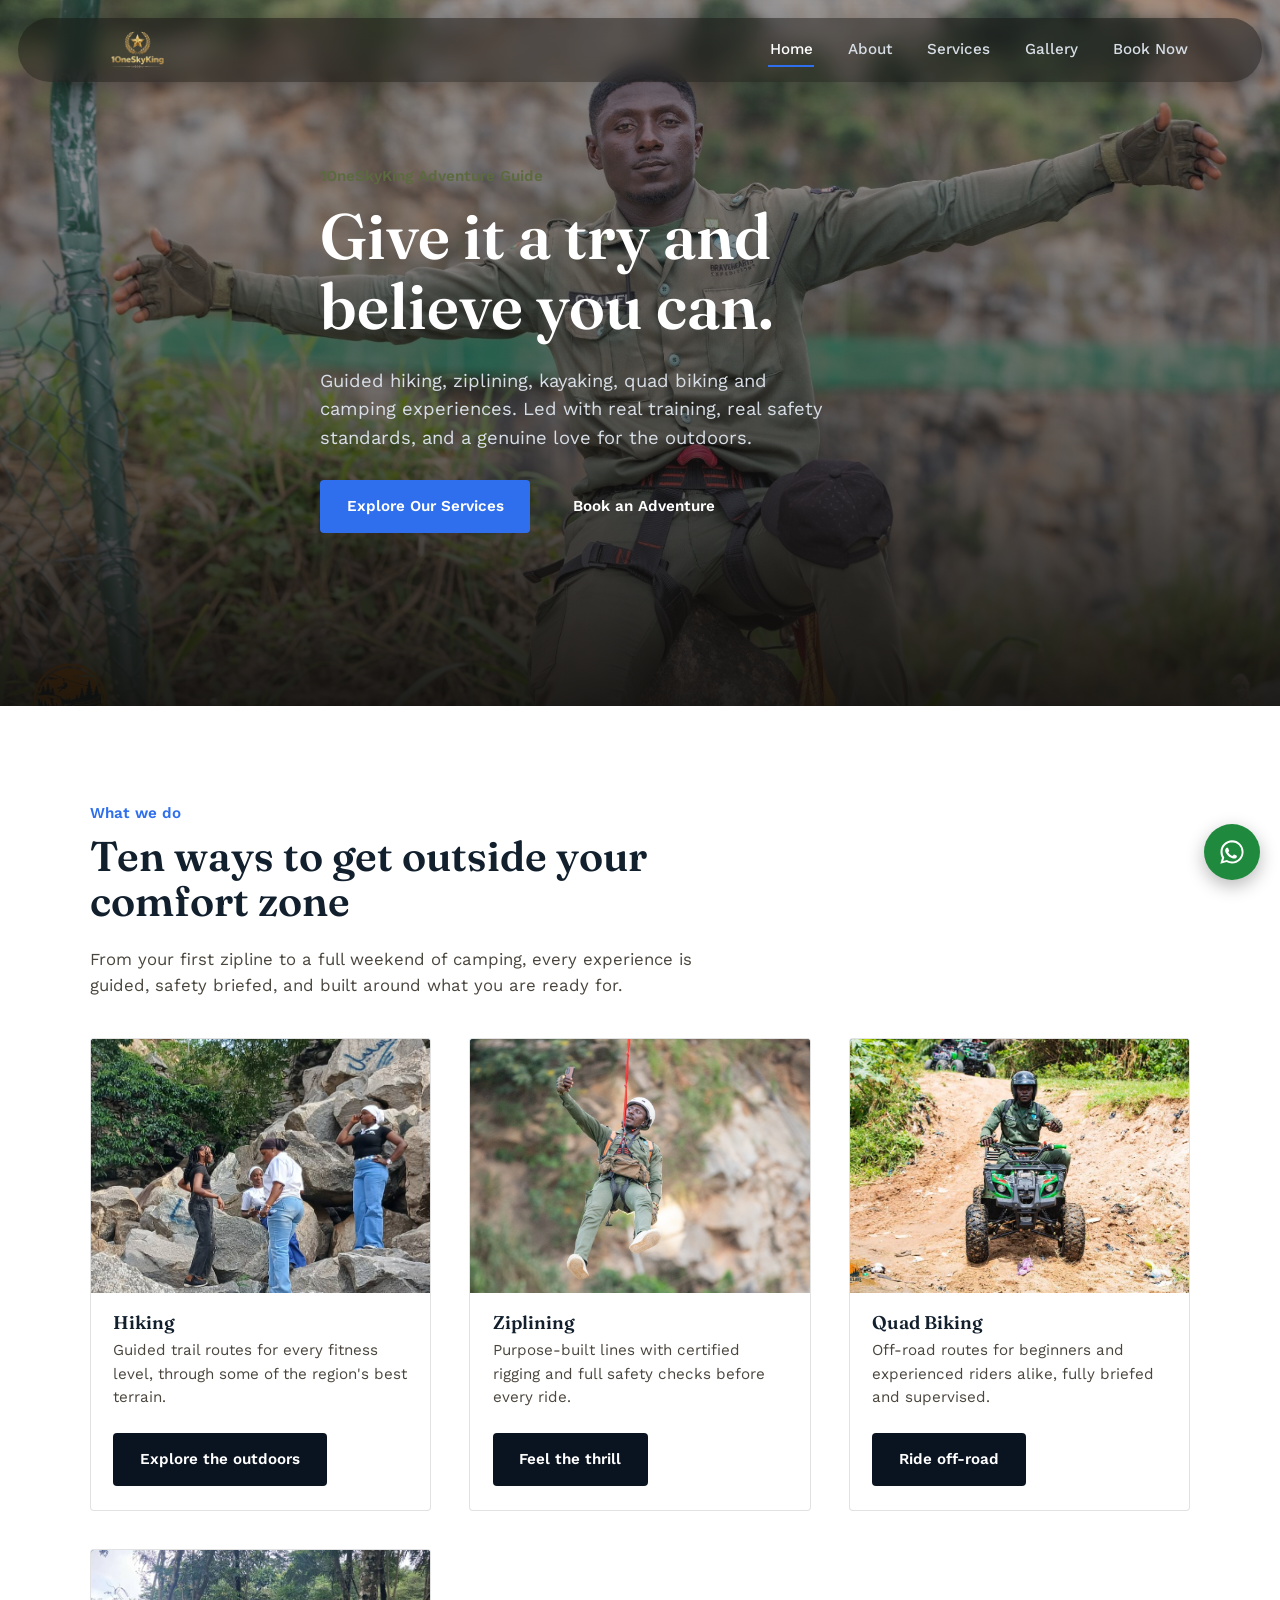
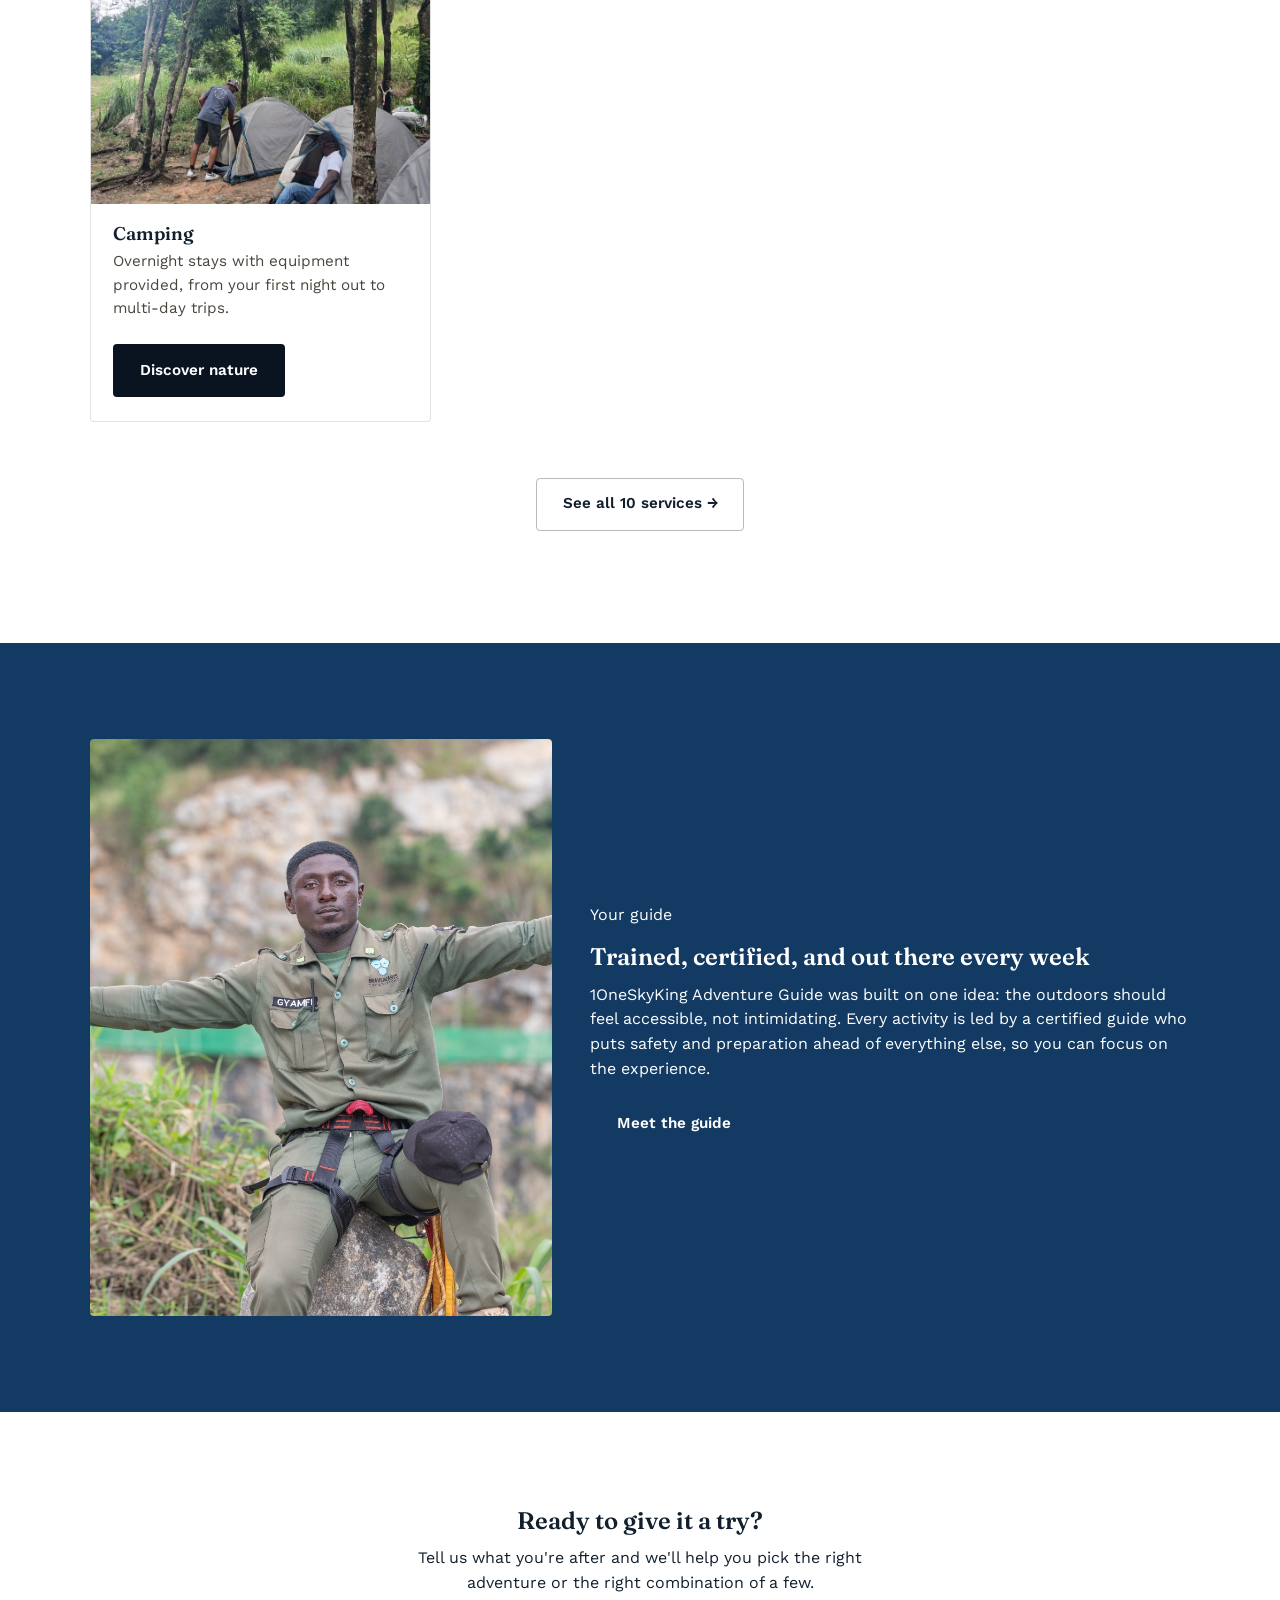
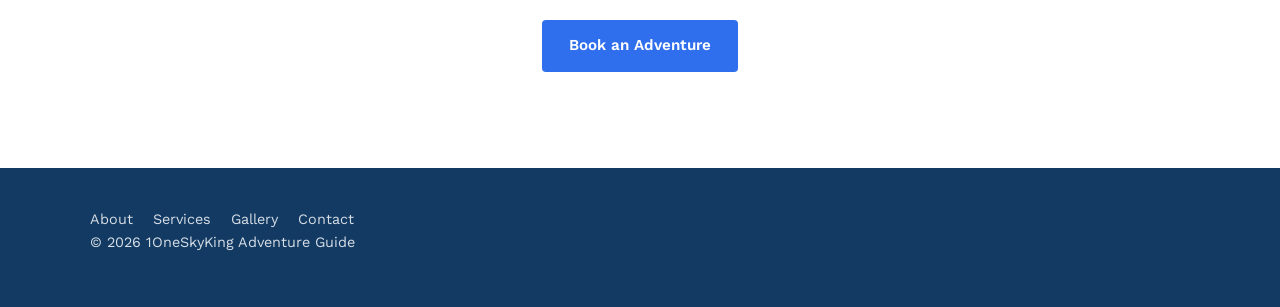
<file: index.html>
<!DOCTYPE html>
<html lang="en">
<head>
<meta charset="UTF-8">
<meta name="viewport" content="width=device-width, initial-scale=1.0">
<title>1OneSkyKing Adventure Guide — Give It a Try and Believe You Can</title>
<meta name="description" content="1OneSkyKing Adventure Guide offers hiking, ziplining, kayaking, quad biking, camping and more. Book your next outdoor adventure today.">
<link rel="stylesheet" href="css/style.css">
</head>
<body>

<header class="site-header">
  <div class="wrap">
    <a href="index.html" class="logo">
  <img src="./images/Logo.png" alt="1OneSkyKing" style="height:40px; width:auto;">
</a>
    <button class="nav-toggle" aria-expanded="false" aria-controls="primary-nav" aria-label="Toggle menu">☰</button>
    <nav class="primary-nav" id="primary-nav">
      <ul>
        <li><a href="index.html" aria-current="page">Home</a></li>
        <li><a href="about.html">About</a></li>
        <li><a href="services.html">Services</a></li>
        <li><a href="gallery.html">Gallery</a></li>
        <li><a href="contact.html">Book Now</a></li>
      </ul>
    </nav>
  </div>
</header>

<main>
 <section class="hero" id="hero">
     <div class="hero-slide active" style="background-image:url('images/Hero.jpeg')"></div>
     <div class="hero-slide" style="background-image:url('images/Potentialhero.jpeg')"></div>
     <div class="hero-slide" style="background-image:url('images/GoingDownwithcustomer.jpeg')"></div>
     <div class="wrap hero-inner">
      <p class="eyebrow">1OneSkyKing Adventure Guide</p>
      <h1>Give it a try and believe you can.</h1>
      <p class="lede">Guided hiking, ziplining, kayaking, quad biking and camping experiences. Led with real training, real safety standards, and a genuine love for the outdoors.</p>
      <div class="cta-row">
        <a href="services.html" class="btn btn-primary">Explore Our Services</a>
        <a href="contact.html" class="btn btn-outline">Book an Adventure</a>
      </div>
    </div>
  </section>

  <section>
    <div class="wrap">
      <div class="section-head">
        <p class="kicker">What we do</p>
        <h2>Ten ways to get outside your comfort zone</h2>
        <p>From your first zipline to a full weekend of camping, every experience is guided, safety briefed, and built around what you are ready for.</p>
      </div>
      <div class="card-grid">
        <div class="service-card">
          <div class="thumb" style="background-image:url('images/On_Rock.jpeg')"></div>
          <div class="body">
            <h3>Hiking</h3>
            <p>Guided trail routes for every fitness level, through some of the region's best terrain.</p>
            <a href="services.html#hiking" class="btn btn-dark">Explore the outdoors</a>
          </div>
        </div>
        <div class="service-card">
          <div class="thumb" style="background-image:url('images/Zipline4.jpeg')" ></div>
          <div class="body">
            <h3>Ziplining</h3>
            <p>Purpose-built lines with certified rigging and full safety checks before every ride.</p>
            <a href="services.html#ziplining" class="btn btn-dark">Feel the thrill</a>
          </div>
        </div>
        <div class="service-card">
          <div class="thumb" style="background-image:url('images/QuadBikeeee.jpeg')"></div>
          <div class="body">
            <h3>Quad Biking</h3>
            <p>Off-road routes for beginners and experienced riders alike, fully briefed and supervised.</p>
            <a href="services.html#quad-biking" class="btn btn-dark">Ride off-road</a>
          </div>
        </div>
        <div class="service-card">
          <div class="thumb" style="background-image:url('images/camping1.jpeg')"></div>
          <div class="body">
            <h3>Camping</h3>
            <p>Overnight stays with equipment provided, from your first night out to multi-day trips.</p>
            <a href="services.html#camping" class="btn btn-dark">Discover nature</a>
          </div>
        </div>
      </div>
      <p class="center mt-lg"><a href="services.html" class="btn btn-outline" style="border-color:rgba(26,23,18,0.3); color:var(--ink);">See all 10 services →</a></p>
    </div>
  </section>

  <section class="section-dark">
    <div class="wrap about-grid">
      <div class="thumb" style="background-image:url('images/Hero.jpeg')"></div>
      <div>
        <p class="kicker">Your guide</p>
        <h2>Trained, certified, and out there every week</h2>
        <p>1OneSkyKing Adventure Guide was built on one idea: the outdoors should feel accessible, not intimidating. Every activity is led by a certified guide who puts safety and preparation ahead of everything else, so you can focus on the experience.</p>
        <a href="about.html" class="btn btn-outline">Meet the guide</a>
      </div>
    </div>
  </section>

  <section>
    <div class="wrap center">
      <h2>Ready to give it a try?</h2>
      <p style="max-width:50ch; margin:0 auto 1.5rem;">Tell us what you're after and we'll help you pick the right adventure or the right combination of a few.</p>
      <a href="contact.html" class="btn btn-primary">Book an Adventure</a>
    </div>
  </section>
</main>

<footer class="site-footer">
  <div class="wrap">
    <nav>
      <ul>
        <li><a href="about.html">About</a></li>
        <li><a href="services.html">Services</a></li>
        <li><a href="gallery.html">Gallery</a></li>
        <li><a href="contact.html">Contact</a></li>
      </ul>
    </nav>
    <p>© <span id="year"></span> 1OneSkyKing Adventure Guide</p>
  </div>
</footer>

<a href="https://wa.me/+233246155531" class="whatsapp-float" aria-label="Chat on WhatsApp" target="_blank" rel="noopener">
  <svg width="28" height="28" viewBox="0 0 24 24" fill="#fff" aria-hidden="true">
    <path d="M12.04 2C6.58 2 2.13 6.45 2.13 11.91c0 1.75.46 3.45 1.32 4.95L2 22l5.29-1.39c1.44.79 3.06 1.2 4.71 1.2h.01c5.46 0 9.91-4.45 9.91-9.91 0-2.65-1.03-5.14-2.9-7.01A9.84 9.84 0 0 0 12.04 2m0 1.67a8.2 8.2 0 0 1 5.83 2.42 8.19 8.19 0 0 1 2.41 5.82c0 4.55-3.7 8.24-8.25 8.24-1.44 0-2.86-.38-4.09-1.09l-.29-.17-3.14.82.84-3.06-.19-.31a8.2 8.2 0 0 1-1.26-4.38c0-4.55 3.7-8.24 8.25-8.24m-4.53 4.72c-.16 0-.42.06-.64.31s-.85.83-.85 2.02.87 2.35.99 2.51c.12.16 1.71 2.71 4.24 3.7 2.1.83 2.52.66 2.98.62.46-.04 1.48-.6 1.69-1.19.21-.58.21-1.08.14-1.19-.06-.1-.22-.16-.46-.28s-1.48-.73-1.71-.81c-.23-.08-.4-.12-.56.13-.16.24-.64.81-.79.98-.14.16-.29.18-.53.06-.24-.12-1.03-.38-1.96-1.21-.72-.65-1.22-1.44-1.36-1.68-.14-.24-.02-.37.1-.49.11-.11.24-.28.36-.42.12-.14.16-.24.24-.4.08-.16.04-.3-.02-.42-.06-.12-.56-1.36-.77-1.86-.2-.49-.4-.42-.56-.43-.14-.01-.3-.01-.46-.01"/>
  </svg>
</a>

<script src="js/main.js"></script>
</body>
</html>
</file>
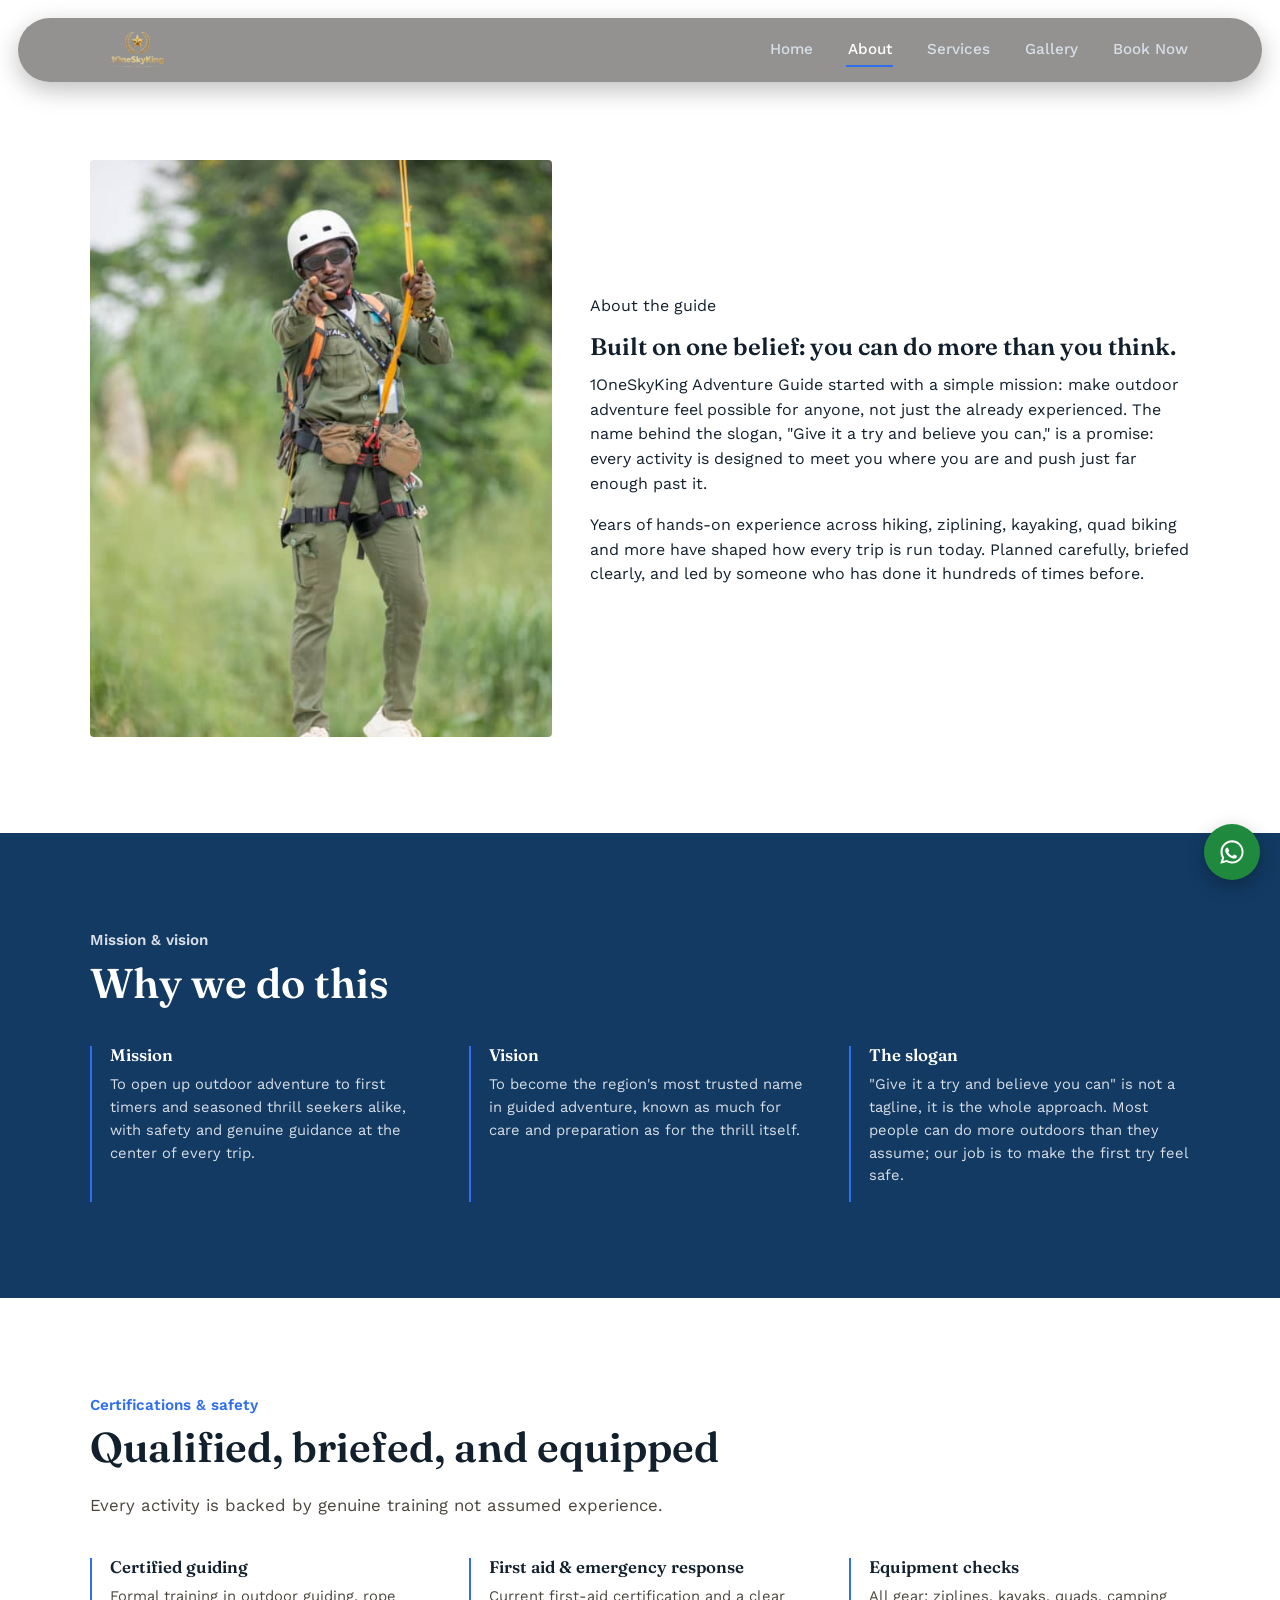
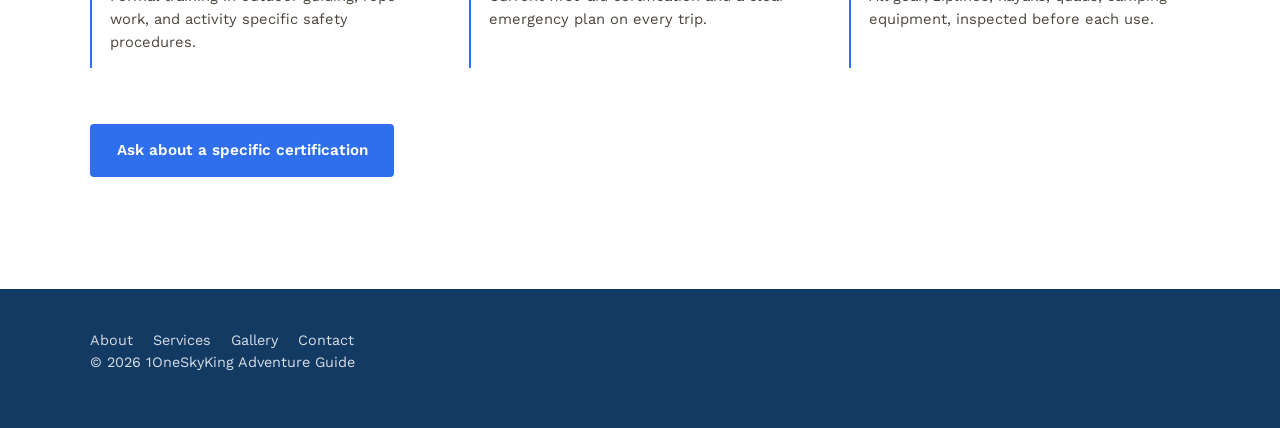
<file: about.html>
<!DOCTYPE html>
<html lang="en">
<head>
<meta charset="UTF-8">
<meta name="viewport" content="width=device-width, initial-scale=1.0">
<title>About — 1OneSkyKing Adventure Guide</title>
<meta name="description" content="Meet 1OneSkyKing Adventure Guide — certifications, mission, and the story behind Give it a try and believe you can.">
<link rel="stylesheet" href="css/style.css">
</head>
<body>

<header class="site-header">
  <div class="wrap">
    <a href="index.html" class="logo">
  <img src="./images/Logo.png" alt="1OneSkyKing" style="height:40px; width:auto;">
</a>
    <button class="nav-toggle" aria-expanded="false" aria-controls="primary-nav" aria-label="Toggle menu">☰</button>
    <nav class="primary-nav" id="primary-nav">
      <ul>
        <li><a href="index.html">Home</a></li>
        <li><a href="about.html" aria-current="page">About</a></li>
        <li><a href="services.html">Services</a></li>
        <li><a href="gallery.html">Gallery</a></li>
        <li><a href="contact.html">Book Now</a></li>
      </ul>
    </nav>
  </div>
</header>

<main>
  <section>
    <div class="wrap about-grid">
      <div class="thumb" style="background-image:url('images/Potentialhero.jpeg')"></div>
      <div>
        <p class="kicker">About the guide</p>
        <h1>Built on one belief: you can do more than you think.</h1>
        <p>1OneSkyKing Adventure Guide started with a simple mission: make outdoor adventure feel possible for anyone, not just the already experienced. The name behind the slogan, "Give it a try and believe you can," is a promise: every activity is designed to meet you where you are and push just far enough past it.</p>
        <p>Years of hands-on experience across hiking, ziplining, kayaking, quad biking and more have shaped how every trip is run today. Planned carefully, briefed clearly, and led by someone who has done it hundreds of times before.</p>
      </div>
    </div>
  </section>

  <section class="section-dark">
    <div class="wrap">
      <div class="section-head">
        <p class="kicker">Mission &amp; vision</p>
        <h2>Why we do this</h2>
      </div>
      <div class="pillar-grid">
        <div class="pillar">
          <h3>Mission</h3>
          <p>To open up outdoor adventure to first timers and seasoned thrill seekers alike, with safety and genuine guidance at the center of every trip.</p>
        </div>
        <div class="pillar">
          <h3>Vision</h3>
          <p>To become the region's most trusted name in guided adventure, known as much for care and preparation as for the thrill itself.</p>
        </div>
        <div class="pillar">
          <h3>The slogan</h3>
          <p>"Give it a try and believe you can" is not a tagline, it is the whole approach. Most people can do more outdoors than they assume; our job is to make the first try feel safe.</p>
        </div>
      </div>
    </div>
  </section>

  <section>
    <div class="wrap">
      <div class="section-head">
        <p class="kicker">Certifications &amp; safety</p>
        <h2>Qualified, briefed, and equipped</h2>
        <p>Every activity is backed by genuine training not assumed experience.</p>
      </div>
      <div class="pillar-grid">
        <div class="pillar">
          <h3>Certified guiding</h3>
          <p>Formal training in outdoor guiding, rope work, and activity specific safety procedures.</p>
        </div>
        <div class="pillar">
          <h3>First aid &amp; emergency response</h3>
          <p>Current first-aid certification and a clear emergency plan on every trip.</p>
        </div>
        <div class="pillar">
          <h3>Equipment checks</h3>
          <p>All gear; ziplines, kayaks, quads, camping equipment, inspected before each use.</p>
        </div>
      </div>
      <p class="mt-lg"><a href="contact.html" class="btn btn-primary">Ask about a specific certification</a></p>
    </div>
  </section>
</main>

<footer class="site-footer">
  <div class="wrap">
    <nav>
      <ul>
        <li><a href="about.html">About</a></li>
        <li><a href="services.html">Services</a></li>
        <li><a href="gallery.html">Gallery</a></li>
        <li><a href="contact.html">Contact</a></li>
      </ul>
    </nav>
    <p>© <span id="year"></span> 1OneSkyKing Adventure Guide</p>
  </div>
</footer>

<a href="https://wa.me/+233246155531" class="whatsapp-float" aria-label="Chat on WhatsApp" target="_blank" rel="noopener">
  <svg width="28" height="28" viewBox="0 0 24 24" fill="#fff" aria-hidden="true">
    <path d="M12.04 2C6.58 2 2.13 6.45 2.13 11.91c0 1.75.46 3.45 1.32 4.95L2 22l5.29-1.39c1.44.79 3.06 1.2 4.71 1.2h.01c5.46 0 9.91-4.45 9.91-9.91 0-2.65-1.03-5.14-2.9-7.01A9.84 9.84 0 0 0 12.04 2m0 1.67a8.2 8.2 0 0 1 5.83 2.42 8.19 8.19 0 0 1 2.41 5.82c0 4.55-3.7 8.24-8.25 8.24-1.44 0-2.86-.38-4.09-1.09l-.29-.17-3.14.82.84-3.06-.19-.31a8.2 8.2 0 0 1-1.26-4.38c0-4.55 3.7-8.24 8.25-8.24m-4.53 4.72c-.16 0-.42.06-.64.31s-.85.83-.85 2.02.87 2.35.99 2.51c.12.16 1.71 2.71 4.24 3.7 2.1.83 2.52.66 2.98.62.46-.04 1.48-.6 1.69-1.19.21-.58.21-1.08.14-1.19-.06-.1-.22-.16-.46-.28s-1.48-.73-1.71-.81c-.23-.08-.4-.12-.56.13-.16.24-.64.81-.79.98-.14.16-.29.18-.53.06-.24-.12-1.03-.38-1.96-1.21-.72-.65-1.22-1.44-1.36-1.68-.14-.24-.02-.37.1-.49.11-.11.24-.28.36-.42.12-.14.16-.24.24-.4.08-.16.04-.3-.02-.42-.06-.12-.56-1.36-.77-1.86-.2-.49-.4-.42-.56-.43-.14-.01-.3-.01-.46-.01"/>
  </svg>
</a>

<script src="js/main.js"></script>
</body>
</html>
</file>
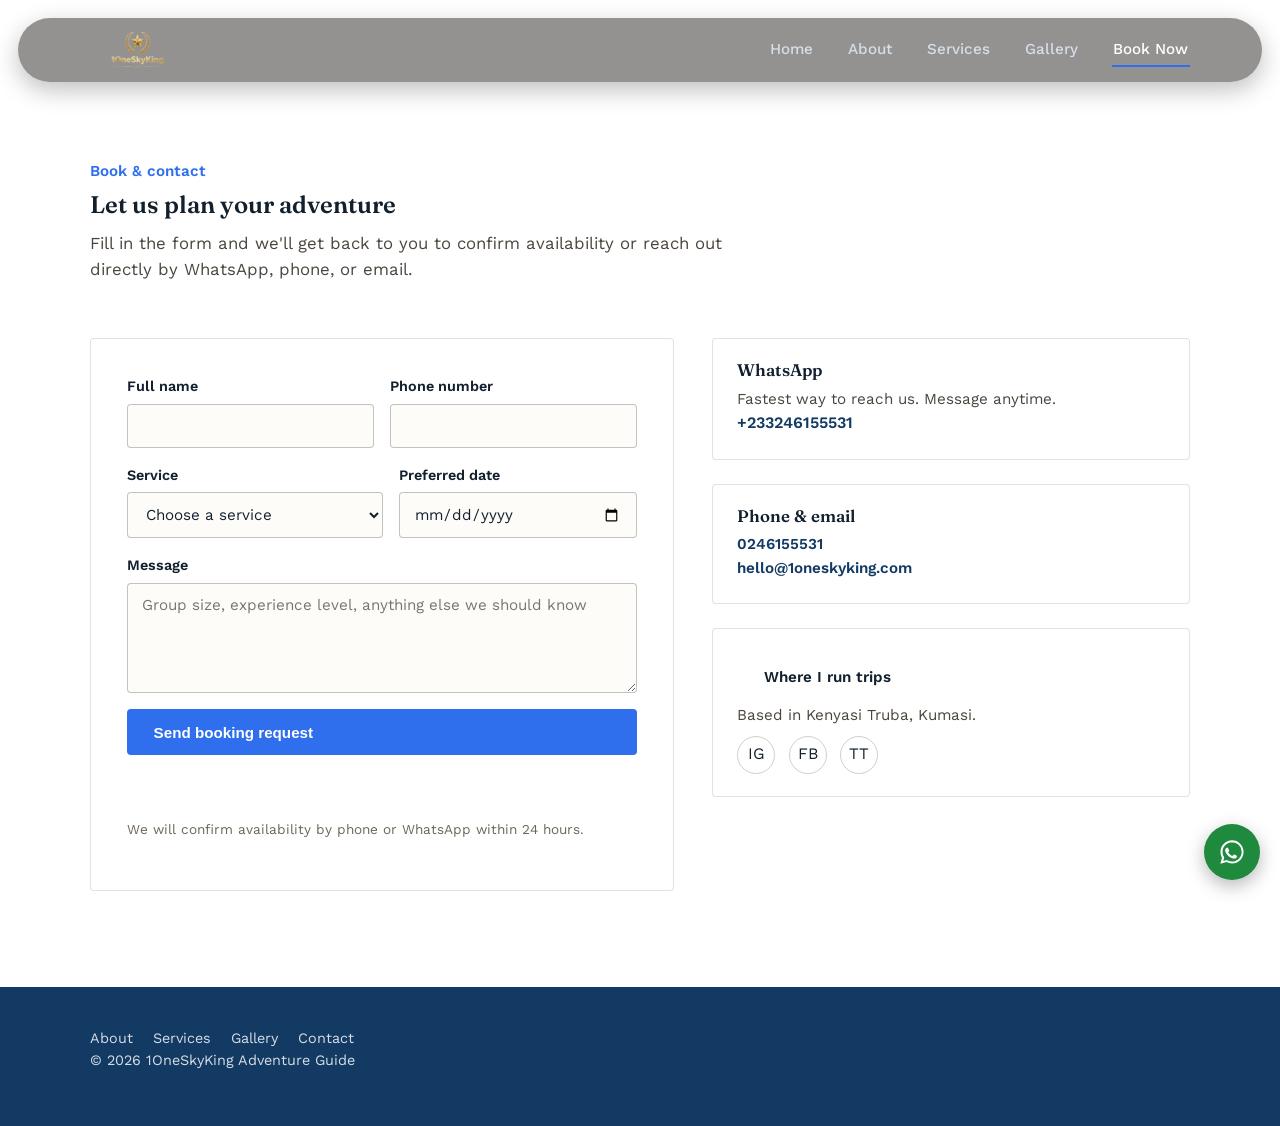
<file: contact.html>
<!DOCTYPE html>
<html lang="en">
<head>
<meta charset="UTF-8">
<meta name="viewport" content="width=device-width, initial-scale=1.0">
<title>Book Now--1OneSkyKing Adventure Guide</title>
<meta name="description" content="Book an adventure with 1OneSkyKing Adventure Guide, or get in touch by WhatsApp, phone, or email.">
<link rel="stylesheet" href="css/style.css">
</head>
<body>

<header class="site-header">
  <div class="wrap">
    <a href="index.html" class="logo">
  <img src="./images/Logo.png" alt="1OneSkyKing" style="height:40px; width:auto;">
</a>
    <button class="nav-toggle" aria-expanded="false" aria-controls="primary-nav" aria-label="Toggle menu">☰</button>
    <nav class="primary-nav" id="primary-nav">
      <ul>
        <li><a href="index.html">Home</a></li>
        <li><a href="about.html">About</a></li>
        <li><a href="services.html">Services</a></li>
        <li><a href="gallery.html">Gallery</a></li>
        <li><a href="contact.html" aria-current="page">Book Now</a></li>
      </ul>
    </nav>
  </div>
</header>

<main>
  <section style="padding-bottom:1rem;">
    <div class="wrap">
      <div class="section-head">
        <p class="kicker">Book &amp; contact</p>
        <h1>Let us plan your adventure</h1>
        <p>Fill in the form and we'll get back to you to confirm availability or reach out directly by WhatsApp, phone, or email.</p>
      </div>
    </div>
  </section>

  <section style="padding-top:0;">
    <div class="wrap contact-grid">

      <form class="booking" id="booking-form">
        <div class="row-2">
          <div class="field">
            <label for="name">Full name</label>
            <input type="text" id="name" name="name" required autocomplete="name">
          </div>
          <div class="field">
            <label for="phone">Phone number</label>
            <input type="tel" id="phone" name="phone" required autocomplete="tel">
          </div>
        </div>

        <div class="row-2">
          <div class="field">
            <label for="service">Service</label>
            <select id="service" name="service" required>
              <option value="">Choose a service</option>
              <option>Swimming</option>
              <option>Kayaking &amp; Capsize Training</option>
              <option>Walkway Building</option>
              <option>Ziplining</option>
              <option>Abseiling</option>
              <option>Quad Biking</option>
              <option>Hiking</option>
              <option>Camping</option>
              <option>Water Biking</option>
              <option>Paintballing</option>
              <option>Acting</option>
              <option>Not sure yet</option>
            </select>
          </div>
          <div class="field">
            <label for="date">Preferred date</label>
            <input type="date" id="date" name="date" required>
          </div>
        </div>

        <div class="field">
          <label for="message">Message</label>
          <textarea id="message" name="message" placeholder="Group size, experience level, anything else we should know"></textarea>
        </div>

        <button type="submit" class="btn btn-primary">Send booking request</button>
        <p class="form-status" id="form-status" role="status"></p>
        <p class="form-note">We will confirm availability by phone or WhatsApp within 24 hours.</p>
      </form>

      <div class="contact-info">
        <div class="info-card">
          <h3>WhatsApp</h3>
          <p>Fastest way to reach us. Message anytime.</p>
          <a class="value" href="https://wa.me/+233246155531" target="_blank" rel="noopener">+233246155531</a>
        </div>
        <div class="info-card">
          <h3>Phone &amp; email</h3>
          <p><a class="value" href="tel:+233246155531">0246155531</a></p>
          <p><a class="value" href="mailto:hello@1oneskyking.com">hello@1oneskyking.com</a></p>
        </div>
        <div class="info-card">
          <a href="https://www.google.com/maps/search/?api=1&query=Kenyasi+Truba,+Kumasi" target="_blank" rel="noopener" class="btn btn-outline">Where I run trips</a>
          <p>Based in Kenyasi Truba, Kumasi.</p>
          <div class="social-row" aria-label="Social media">
            <a href="#" aria-label="Instagram">IG</a>
            <a href="#" aria-label="Facebook">FB</a>
            <a href="#" aria-label="TikTok">TT</a>
          </div>
        </div>
      </div>
    </div>
  </section>
</main>

<footer class="site-footer">
  <div class="wrap">
    <nav>
      <ul>
        <li><a href="about.html">About</a></li>
        <li><a href="services.html">Services</a></li>
        <li><a href="gallery.html">Gallery</a></li>
        <li><a href="contact.html">Contact</a></li>
      </ul>
    </nav>
    <p>© <span id="year"></span> 1OneSkyKing Adventure Guide</p>
  </div>
</footer>

<a href="https://wa.me/+233246155531" class="whatsapp-float" aria-label="Chat on WhatsApp" target="_blank" rel="noopener">
  <svg width="28" height="28" viewBox="0 0 24 24" fill="#fff" aria-hidden="true">
    <path d="M12.04 2C6.58 2 2.13 6.45 2.13 11.91c0 1.75.46 3.45 1.32 4.95L2 22l5.29-1.39c1.44.79 3.06 1.2 4.71 1.2h.01c5.46 0 9.91-4.45 9.91-9.91 0-2.65-1.03-5.14-2.9-7.01A9.84 9.84 0 0 0 12.04 2m0 1.67a8.2 8.2 0 0 1 5.83 2.42 8.19 8.19 0 0 1 2.41 5.82c0 4.55-3.7 8.24-8.25 8.24-1.44 0-2.86-.38-4.09-1.09l-.29-.17-3.14.82.84-3.06-.19-.31a8.2 8.2 0 0 1-1.26-4.38c0-4.55 3.7-8.24 8.25-8.24m-4.53 4.72c-.16 0-.42.06-.64.31s-.85.83-.85 2.02.87 2.35.99 2.51c.12.16 1.71 2.71 4.24 3.7 2.1.83 2.52.66 2.98.62.46-.04 1.48-.6 1.69-1.19.21-.58.21-1.08.14-1.19-.06-.1-.22-.16-.46-.28s-1.48-.73-1.71-.81c-.23-.08-.4-.12-.56.13-.16.24-.64.81-.79.98-.14.16-.29.18-.53.06-.24-.12-1.03-.38-1.96-1.21-.72-.65-1.22-1.44-1.36-1.68-.14-.24-.02-.37.1-.49.11-.11.24-.28.36-.42.12-.14.16-.24.24-.4.08-.16.04-.3-.02-.42-.06-.12-.56-1.36-.77-1.86-.2-.49-.4-.42-.56-.43-.14-.01-.3-.01-.46-.01"/>
  </svg>
</a>

<script src="js/main.js"></script>
</body>
</html>
</file>
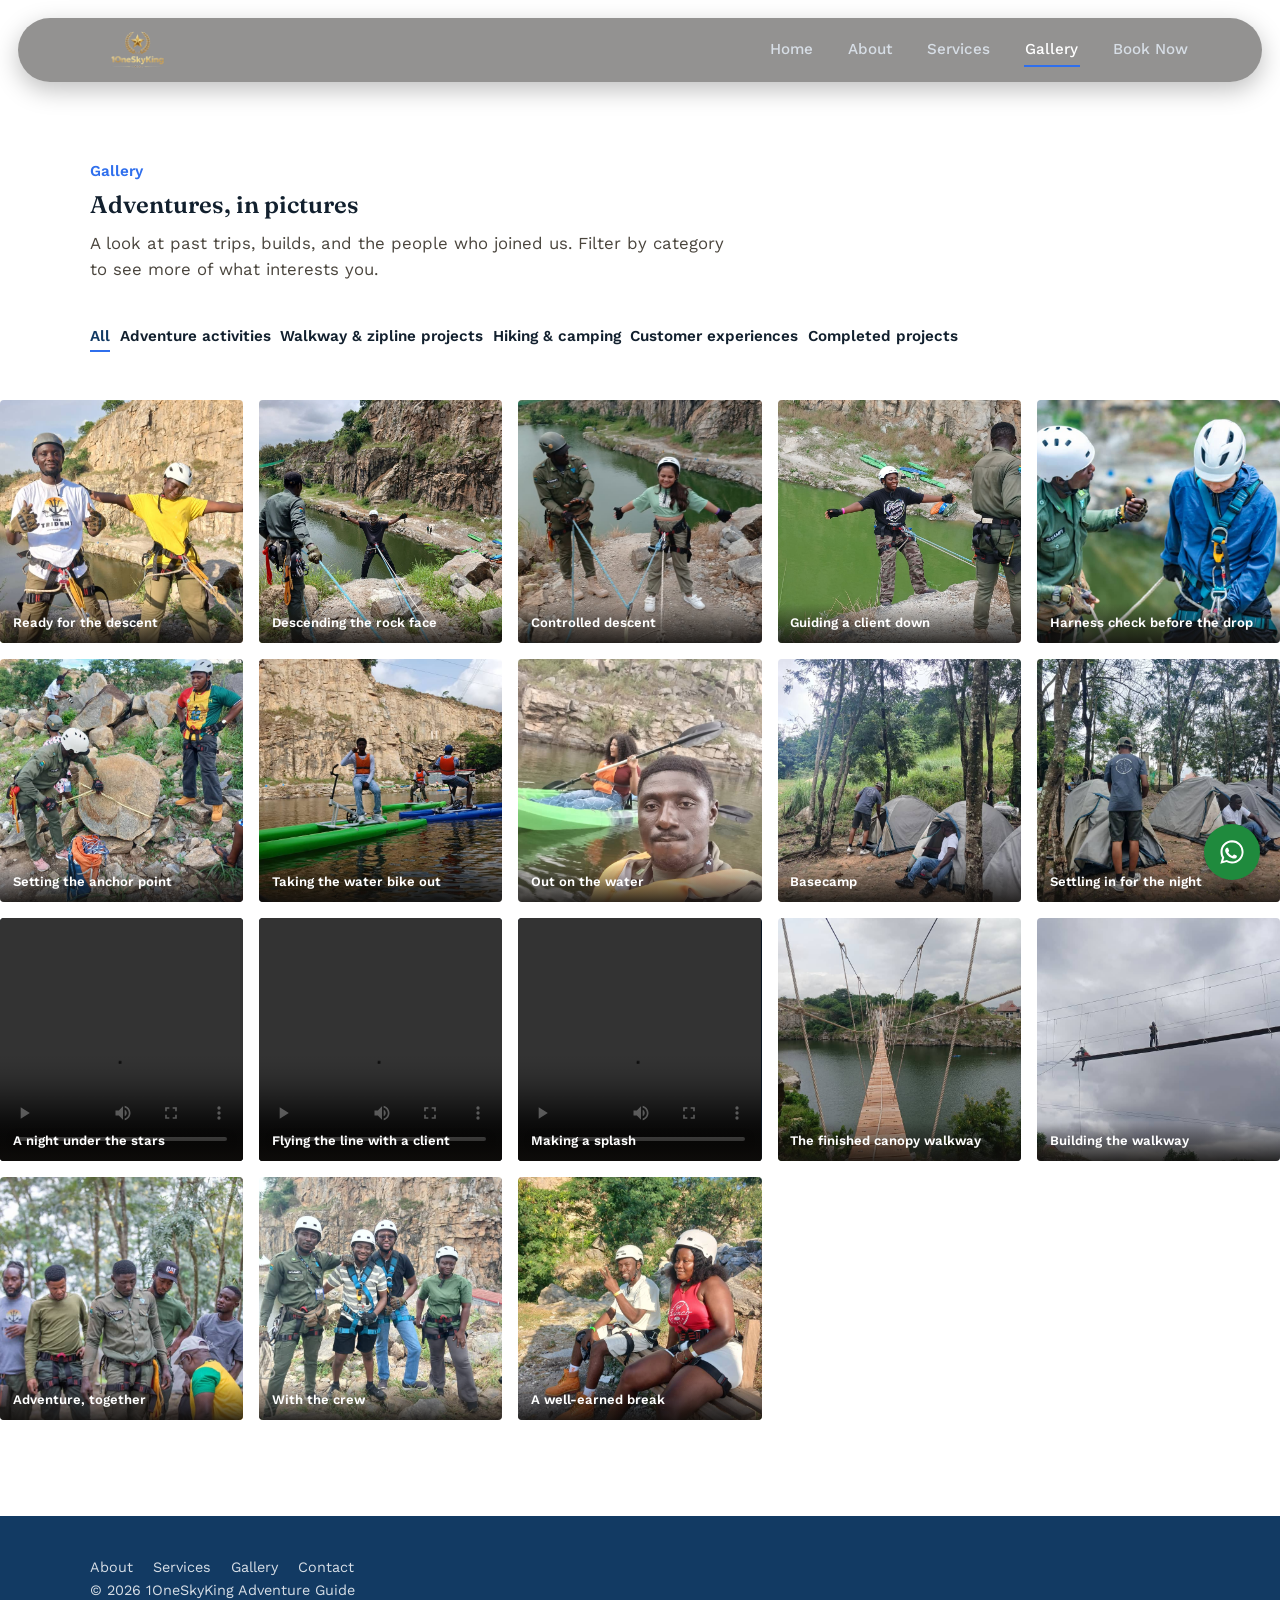
<file: gallery.html>
<!DOCTYPE html>
<html lang="en">
<head>
<meta charset="UTF-8">
<meta name="viewport" content="width=device-width, initial-scale=1.0">
<title>Gallery — 1OneSkyKing Adventure Guide</title>
<meta name="description" content="Photos and videos from past 1OneSkyKing adventures — hiking, ziplines, camping, and customer experiences.">
<link rel="stylesheet" href="css/style.css">
</head>
<body>

<header class="site-header">
  <div class="wrap">
    <a href="index.html" class="logo">
  <img src="./images/Logo.png" alt="1OneSkyKing" style="height:40px; width:auto;">
</a>
    <button class="nav-toggle" aria-expanded="false" aria-controls="primary-nav" aria-label="Toggle menu">☰</button>
    <nav class="primary-nav" id="primary-nav">
      <ul>
        <li><a href="index.html">Home</a></li>
        <li><a href="about.html">About</a></li>
        <li><a href="services.html">Services</a></li>
        <li><a href="gallery.html" aria-current="page">Gallery</a></li>
        <li><a href="contact.html">Book Now</a></li>
      </ul>
    </nav>
  </div>
</header>

<main>
  <section style="padding-bottom:1rem;">
    <div class="wrap">
      <div class="section-head">
        <p class="kicker">Gallery</p>
        <h1>Adventures, in pictures</h1>
        <p>A look at past trips, builds, and the people who joined us. Filter by category to see more of what interests you.</p>
      </div>
      <div class="gallery-filters" id="gallery-filters">
        <button class="active" data-filter="all">All</button>
        <button data-filter="activities">Adventure activities</button>
        <button data-filter="projects">Walkway &amp; zipline projects</button>
        <button data-filter="hiking-camping">Hiking &amp; camping</button>
        <button data-filter="customers">Customer experiences</button>
        <button data-filter="completed">Completed projects</button>
      </div>
    </div>
  </section>

  <section style="padding-top:0;">
   <div class="gallery-grid" id="gallery-grid">
  <div class="gallery-item" data-cat="activities" style="background-image:url('images/About_to_godown.jpeg')"><span class="cap">Ready for the descent</span></div>
  <div class="gallery-item" data-cat="activities" style="background-image:url('images/GoingDown.jpeg')"><span class="cap">Descending the rock face</span></div>
  <div class="gallery-item" data-cat="activities" style="background-image:url('images/Goingdown.jpeg')"><span class="cap">Controlled descent</span></div>
  <div class="gallery-item" data-cat="customers" style="background-image:url('images/linegoingdown.jpeg')"><span class="cap">Guiding a client down</span></div>
  <div class="gallery-item" data-cat="activities" style="background-image:url('images/GoingDownwithcustomer.jpeg')"><span class="cap">Harness check before the drop</span></div>
  <div class="gallery-item" data-cat="activities" style="background-image:url('images/TyingArock.jpeg')"><span class="cap">Setting the anchor point</span></div>

  <div class="gallery-item" data-cat="activities" style="background-image:url('images/Bicycle_on_water.jpeg')"><span class="cap">Taking the water bike out</span></div>
  <div class="gallery-item" data-cat="activities" style="background-image:url('images/boatriding.jpeg')"><span class="cap">Out on the water</span></div>

  <div class="gallery-item" data-cat="hiking-camping" style="background-image:url('images/camping1.jpeg')"><span class="cap">Basecamp</span></div>
  <div class="gallery-item" data-cat="hiking-camping" style="background-image:url('images/camp2.jpeg')"><span class="cap">Settling in for the night</span></div>
  <div class="gallery-item video-item" data-cat="hiking-camping">
    <video controls preload="metadata"><source src="images/Camping_Video.mp4" type="video/mp4"></video>
    <span class="cap">A night under the stars</span>
  </div>

<div class="gallery-item video-item" data-cat="customers">
  <video controls preload="metadata"><source src="images/Zipline_video.mp4" type="video/mp4"></video>
  <span class="cap">Flying the line with a client</span>
</div>

<div class="gallery-item video-item" data-cat="activities">
  <video controls preload="metadata"><source src="images/Swiming_video.mp4" type="video/mp4"></video>
  <span class="cap">Making a splash</span>
</div>

  <div class="gallery-item" data-cat="completed" style="background-image:url('images/CanopyWalk.jpeg')"><span class="cap">The finished canopy walkway</span></div>
  <div class="gallery-item" data-cat="projects" style="background-image:url('images/CanopyWalking.jpeg')"><span class="cap">Building the walkway</span></div>

  <div class="gallery-item" data-cat="customers" style="background-image:url('images/Group_pic.jpeg')"><span class="cap">Adventure, together</span></div>
  <div class="gallery-item" data-cat="customers" style="background-image:url('images/withCustomers.jpeg')"><span class="cap">With the crew</span></div>
  <div class="gallery-item" data-cat="customers" style="background-image:url('images/Sitting_on_bench.jpeg')"><span class="cap">A well-earned break</span></div>
</div>

    </div>
  </section>
</main>

<footer class="site-footer">
  <div class="wrap">
    <nav>
      <ul>
        <li><a href="about.html">About</a></li>
        <li><a href="services.html">Services</a></li>
        <li><a href="gallery.html">Gallery</a></li>
        <li><a href="contact.html">Contact</a></li>
      </ul>
    </nav>
    <p>© <span id="year"></span> 1OneSkyKing Adventure Guide</p>
  </div>
</footer>

<a href="https://wa.me/+233246155531" class="whatsapp-float" aria-label="Chat on WhatsApp" target="_blank" rel="noopener">
  <svg width="28" height="28" viewBox="0 0 24 24" fill="#fff" aria-hidden="true">
    <path d="M12.04 2C6.58 2 2.13 6.45 2.13 11.91c0 1.75.46 3.45 1.32 4.95L2 22l5.29-1.39c1.44.79 3.06 1.2 4.71 1.2h.01c5.46 0 9.91-4.45 9.91-9.91 0-2.65-1.03-5.14-2.9-7.01A9.84 9.84 0 0 0 12.04 2m0 1.67a8.2 8.2 0 0 1 5.83 2.42 8.19 8.19 0 0 1 2.41 5.82c0 4.55-3.7 8.24-8.25 8.24-1.44 0-2.86-.38-4.09-1.09l-.29-.17-3.14.82.84-3.06-.19-.31a8.2 8.2 0 0 1-1.26-4.38c0-4.55 3.7-8.24 8.25-8.24m-4.53 4.72c-.16 0-.42.06-.64.31s-.85.83-.85 2.02.87 2.35.99 2.51c.12.16 1.71 2.71 4.24 3.7 2.1.83 2.52.66 2.98.62.46-.04 1.48-.6 1.69-1.19.21-.58.21-1.08.14-1.19-.06-.1-.22-.16-.46-.28s-1.48-.73-1.71-.81c-.23-.08-.4-.12-.56.13-.16.24-.64.81-.79.98-.14.16-.29.18-.53.06-.24-.12-1.03-.38-1.96-1.21-.72-.65-1.22-1.44-1.36-1.68-.14-.24-.02-.37.1-.49.11-.11.24-.28.36-.42.12-.14.16-.24.24-.4.08-.16.04-.3-.02-.42-.06-.12-.56-1.36-.77-1.86-.2-.49-.4-.42-.56-.43-.14-.01-.3-.01-.46-.01"/>
  </svg>
</a>

<script src="js/main.js"></script>
</body>
</html>
</file>
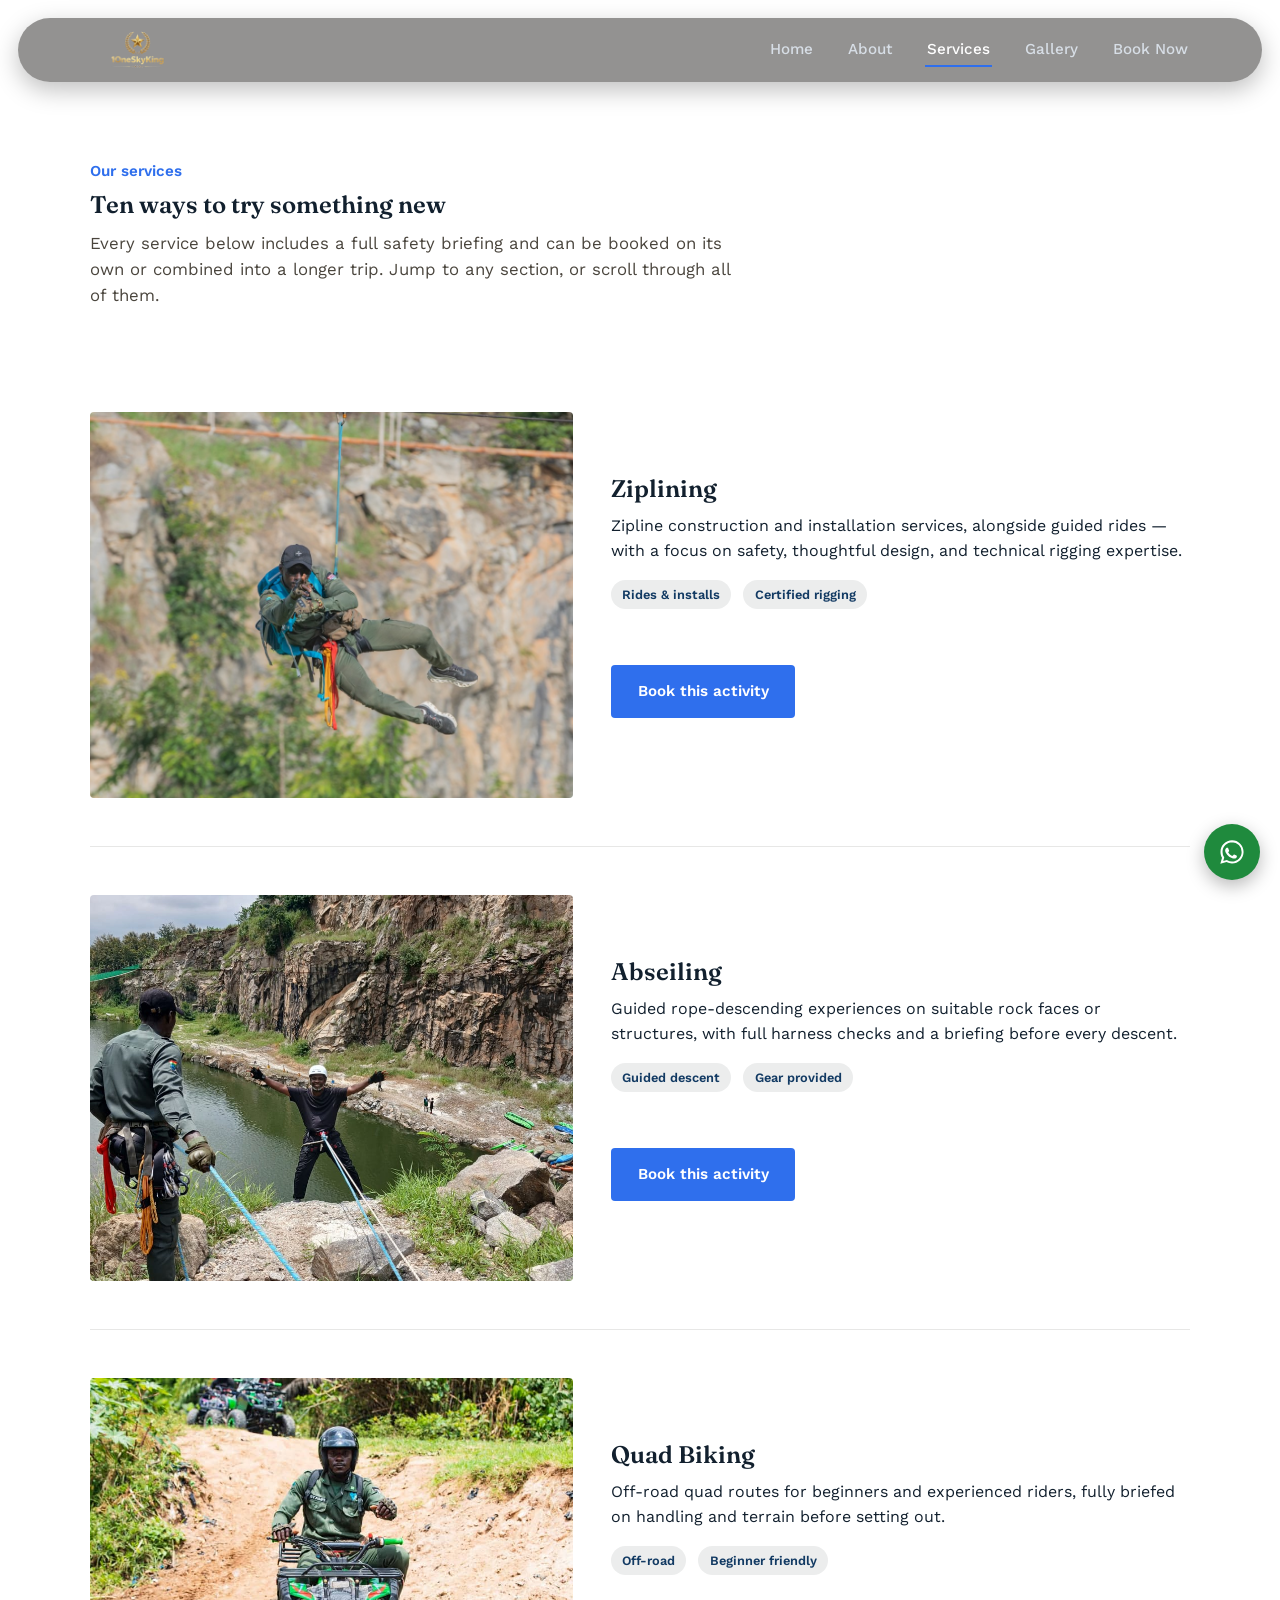
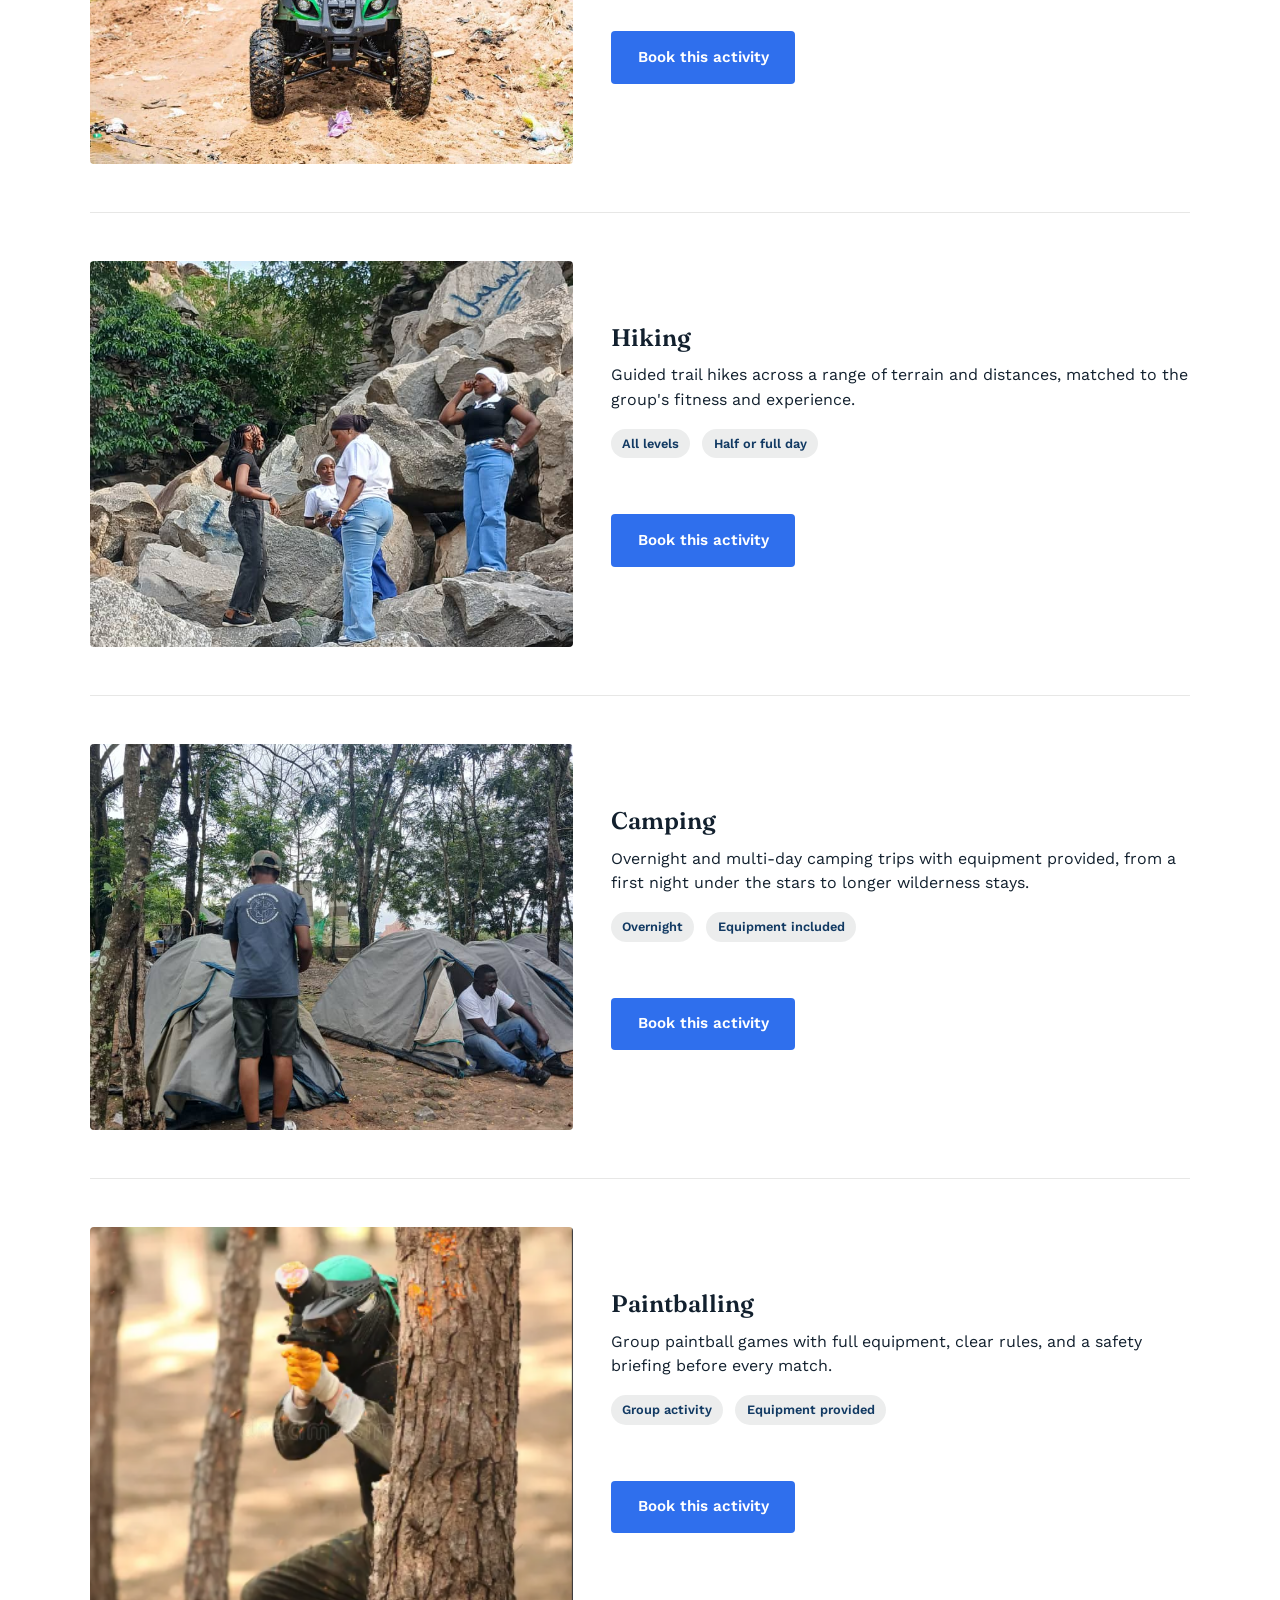
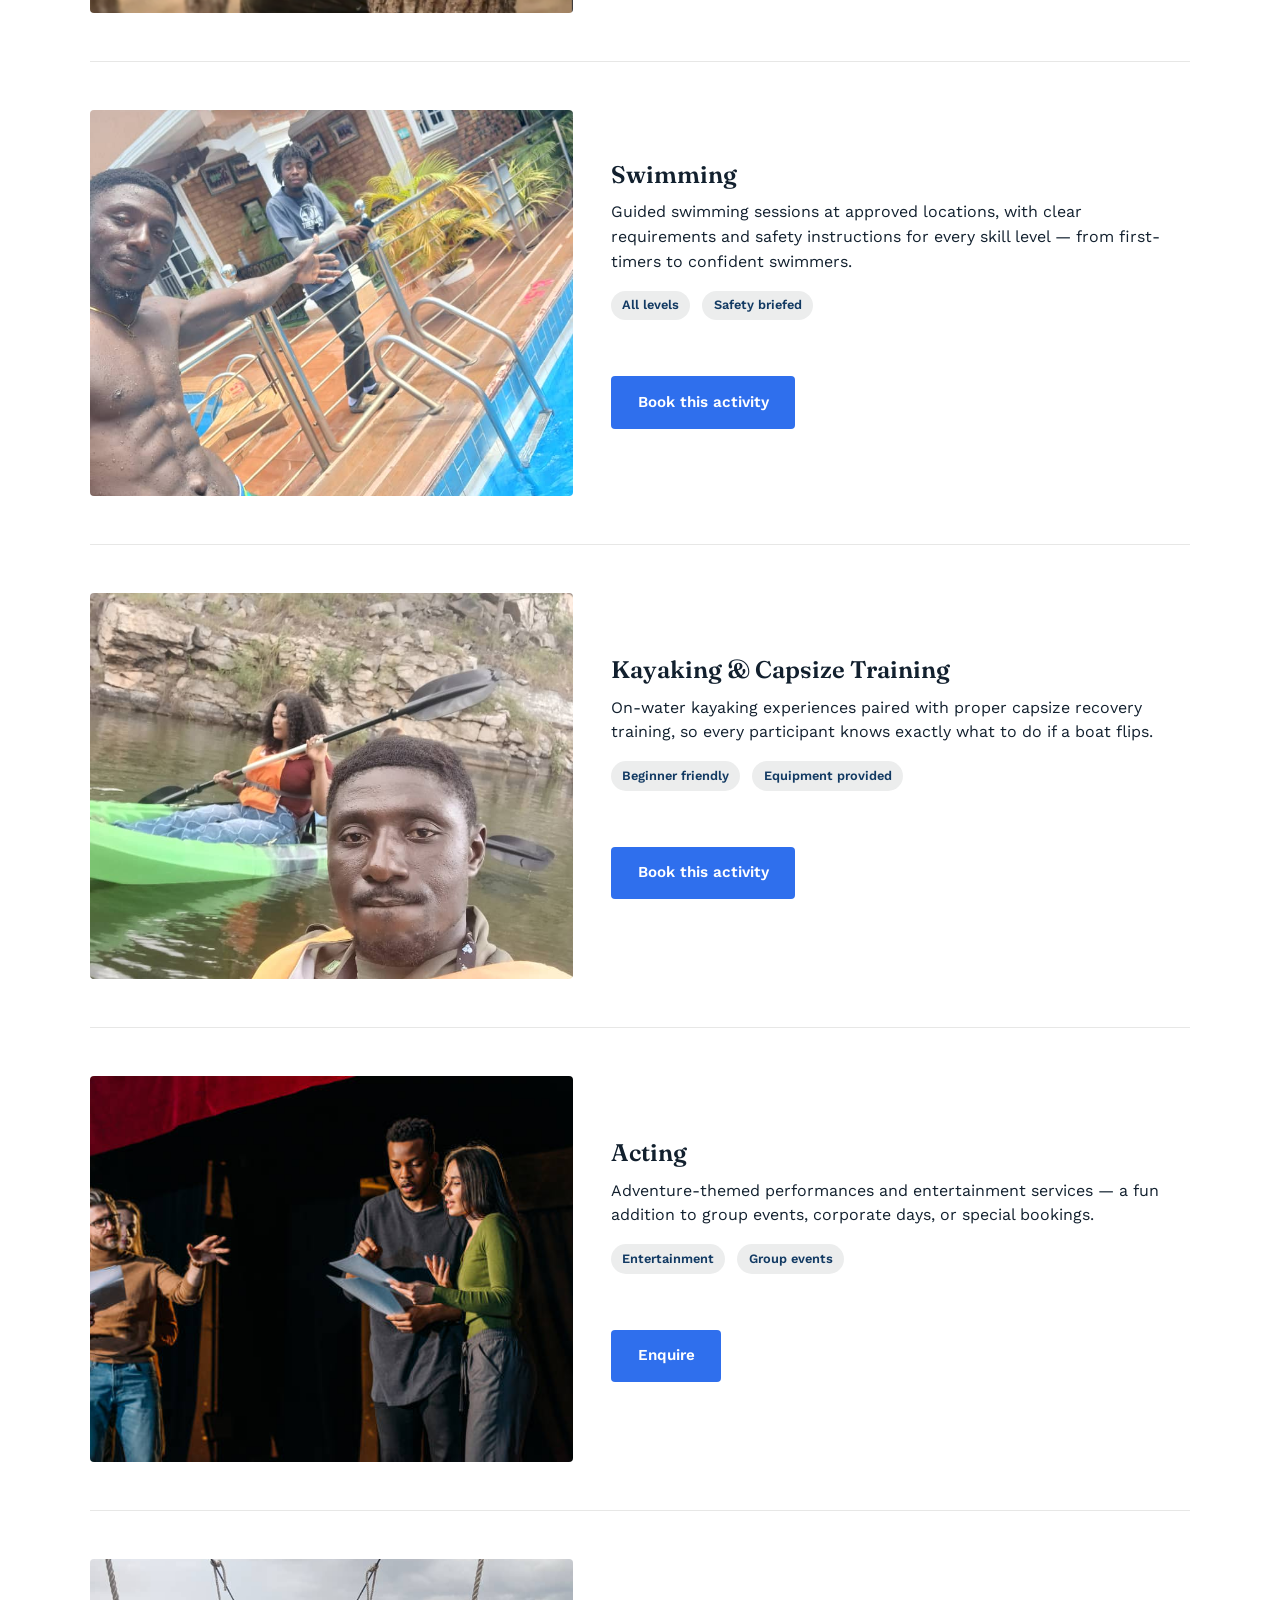
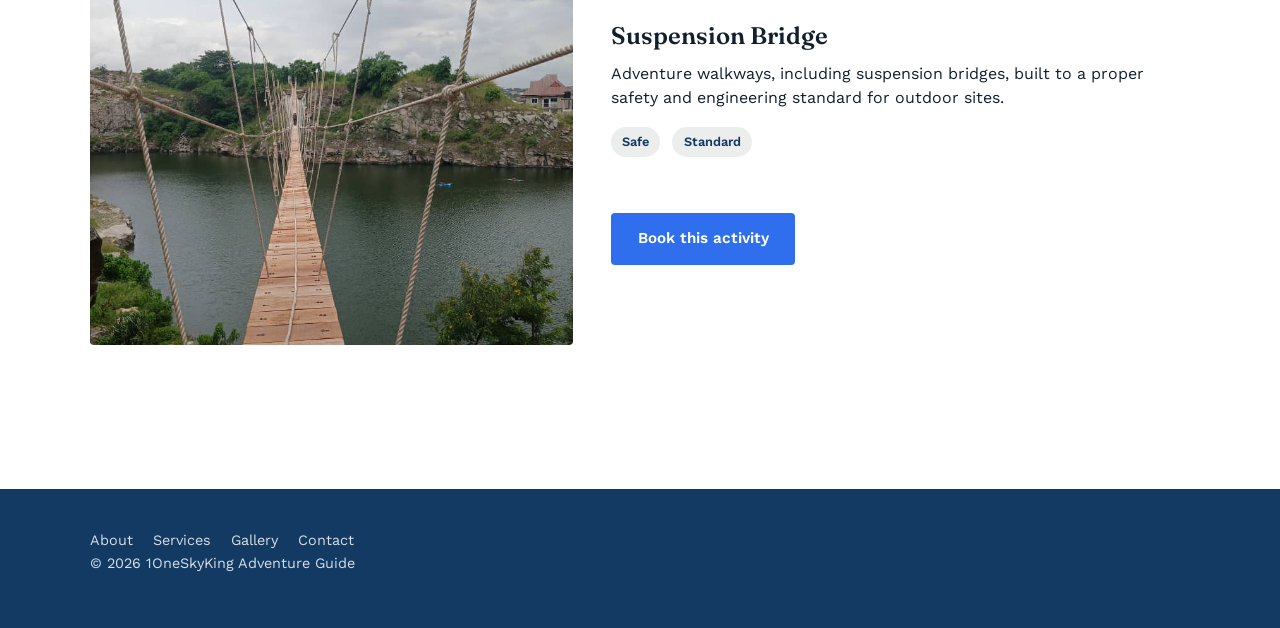
<file: services.html>
<!DOCTYPE html>
<html lang="en">
<head>
<meta charset="UTF-8">
<meta name="viewport" content="width=device-width, initial-scale=1.0">
<title>Services — 1OneSkyKing Adventure Guide</title>
<meta name="description" content="Hiking, ziplining, kayaking, quad biking, camping, abseiling, walkway building, swimming, paintballing and more — guided adventure services.">
<link rel="stylesheet" href="css/style.css">
</head>
<body>

<header class="site-header">
  <div class="wrap">
    <a href="index.html" class="logo">
  <img src="./images/Logo.png" alt="1OneSkyKing" style="height:40px; width:auto;">
</a>
    <button class="nav-toggle" aria-expanded="false" aria-controls="primary-nav" aria-label="Toggle menu">☰</button>
    <nav class="primary-nav" id="primary-nav">
      <ul>
        <li><a href="index.html">Home</a></li>
        <li><a href="about.html" >About</a></li>
        <li><a href="services.html" aria-current="page">Services</a></li>
        <li><a href="gallery.html">Gallery</a></li>
        <li><a href="contact.html">Book Now</a></li>
      </ul>
    </nav>
  </div>
</header>

<main>
  <section style="padding-bottom:1rem;">
    <div class="wrap">
      <div class="section-head">
        <p class="kicker">Our services</p>
        <h1>Ten ways to try something new</h1>
        <p>Every service below includes a full safety briefing and can be booked on its own or combined into a longer trip. Jump to any section, or scroll through all of them.</p>
      </div>    
    </div>
  </section>

  <section style="padding-top:0;">
    <div class="wrap">
       <div class="service-detail" id="ziplining">
        <div class="thumb" style="background-image:url('images/Zipline.jpeg')"></div>
        <div>
          <h3>Ziplining</h3>
          <p>Zipline construction and installation services, alongside guided rides — with a focus on safety, thoughtful design, and technical rigging expertise.</p>
          <div class="meta"><span class="tag">Rides &amp; installs</span><span class="tag">Certified rigging</span></div>
          <p class="mt-lg"><a href="contact.html?service=Ziplining" class="btn btn-primary">Book this activity</a></p>
        </div>
      </div>

      <div class="service-detail" id="abseiling">
        <div class="thumb" style="background-image:url('images/GoingDown.jpeg')"></div>
        <div>
          <h3>Abseiling</h3>
          <p>Guided rope-descending experiences on suitable rock faces or structures, with full harness checks and a briefing before every descent.</p>
          <div class="meta"><span class="tag">Guided descent</span><span class="tag">Gear provided</span></div>
          <p class="mt-lg"><a href="contact.html?service=Abseiling" class="btn btn-primary">Book this activity</a></p>
        </div>
      </div>

      <div class="service-detail" id="quad-biking">
        <div class="thumb" style="background-image:url('images/QuadBikeeee.jpeg')"></div>
        <div>
          <h3>Quad Biking</h3>
          <p>Off-road quad routes for beginners and experienced riders, fully briefed on handling and terrain before setting out.</p>
          <div class="meta"><span class="tag">Off-road</span><span class="tag">Beginner friendly</span></div>
          <p class="mt-lg"><a href="contact.html?service=Quad+Biking" class="btn btn-primary">Book this activity</a></p>
        </div>
      </div>

      <div class="service-detail" id="hiking">
        <div class="thumb" style="background-image:url('images/On_Rock.jpeg')"></div>
        <div>
          <h3>Hiking</h3>
          <p>Guided trail hikes across a range of terrain and distances, matched to the group's fitness and experience.</p>
          <div class="meta"><span class="tag">All levels</span><span class="tag">Half or full day</span></div>
          <p class="mt-lg"><a href="contact.html?service=Hiking" class="btn btn-primary">Book this activity</a></p>
        </div>
      </div>

      <div class="service-detail" id="camping">
        <div class="thumb" style="background-image:url('images/camp2.jpeg')"></div>
        <div>
          <h3>Camping</h3>
          <p>Overnight and multi-day camping trips with equipment provided, from a first night under the stars to longer wilderness stays.</p>
          <div class="meta"><span class="tag">Overnight</span><span class="tag">Equipment included</span></div>
          <p class="mt-lg"><a href="contact.html?service=Camping" class="btn btn-primary">Book this activity</a></p>
        </div>
      </div>

  
      <div class="service-detail" id="paintballing">
        <div class="thumb" style="background-image:url('images/Pasted\ image.png')"></div>
        <div>
          <h3>Paintballing</h3>
          <p>Group paintball games with full equipment, clear rules, and a safety briefing before every match.</p>
          <div class="meta"><span class="tag">Group activity</span><span class="tag">Equipment provided</span></div>
          <p class="mt-lg"><a href="contact.html?service=Paintballing" class="btn btn-primary">Book this activity</a></p>
        </div>
      </div>


      <div class="service-detail" id="swimming">
        <div class="thumb" style="background-image:url('images/Swim2.jpeg')"></div>
        <div>
          <h3>Swimming</h3>
          <p>Guided swimming sessions at approved locations, with clear requirements and safety instructions for every skill level — from first-timers to confident swimmers.</p>
          <div class="meta"><span class="tag">All levels</span><span class="tag">Safety briefed</span></div>
          <p class="mt-lg"><a href="contact.html?service=Swimming" class="btn btn-primary">Book this activity</a></p>
        </div>
      </div>

      <div class="service-detail" id="kayaking">
        <div class="thumb" style="background-image:url('images/boatriding.jpeg')"></div>
        <div>
          <h3>Kayaking &amp; Capsize Training</h3>
          <p>On-water kayaking experiences paired with proper capsize recovery training, so every participant knows exactly what to do if a boat flips.</p>
          <div class="meta"><span class="tag">Beginner friendly</span><span class="tag">Equipment provided</span></div>
          <p class="mt-lg"><a href="contact.html?service=Kayaking" class="btn btn-primary">Book this activity</a></p>
        </div>
      </div>

<div class="service-detail" id="acting">
  <div class="thumb" style="background-image:url('images/Acting.jpeg')"></div>
  <div>
    <h3>Acting</h3>
    <p>Adventure-themed performances and entertainment services — a fun addition to group events, corporate days, or special bookings.</p>
    <div class="meta"><span class="tag">Entertainment</span><span class="tag">Group events</span></div>
    <p class="mt-lg"><a href="contact.html?service=Acting" class="btn btn-primary">Enquire</a></p>
  </div>
</div>
  

      <div class="service-detail" id="walkway-building">
        <div class="thumb" style="background-image:url('images/CanopyWalk.jpeg')"></div>
        <div>
          <h3>Suspension Bridge</h3>
          <p>Adventure walkways, including suspension bridges, built to a proper safety and engineering standard for outdoor sites.</p>
          <div class="meta"><span class="tag">Safe</span><span class="tag">Standard</span></div>
          <p class="mt-lg"><a href="contact.html?service=Walkway+Building" class="btn btn-primary">Book this activity</a></p>
        </div>
      </div>
   </div>
</main>

<footer class="site-footer">
  <div class="wrap">
    <nav>
      <ul>
        <li><a href="about.html">About</a></li>
        <li><a href="services.html">Services</a></li>
        <li><a href="gallery.html">Gallery</a></li>
        <li><a href="contact.html">Contact</a></li>
      </ul>
    </nav>
    <p>© <span id="year"></span> 1OneSkyKing Adventure Guide</p>
  </div>
</footer>

<a href="https://wa.me/+233246155531" class="whatsapp-float" aria-label="Chat on WhatsApp" target="_blank" rel="noopener">
  <svg width="28" height="28" viewBox="0 0 24 24" fill="#fff" aria-hidden="true">
    <path d="M12.04 2C6.58 2 2.13 6.45 2.13 11.91c0 1.75.46 3.45 1.32 4.95L2 22l5.29-1.39c1.44.79 3.06 1.2 4.71 1.2h.01c5.46 0 9.91-4.45 9.91-9.91 0-2.65-1.03-5.14-2.9-7.01A9.84 9.84 0 0 0 12.04 2m0 1.67a8.2 8.2 0 0 1 5.83 2.42 8.19 8.19 0 0 1 2.41 5.82c0 4.55-3.7 8.24-8.25 8.24-1.44 0-2.86-.38-4.09-1.09l-.29-.17-3.14.82.84-3.06-.19-.31a8.2 8.2 0 0 1-1.26-4.38c0-4.55 3.7-8.24 8.25-8.24m-4.53 4.72c-.16 0-.42.06-.64.31s-.85.83-.85 2.02.87 2.35.99 2.51c.12.16 1.71 2.71 4.24 3.7 2.1.83 2.52.66 2.98.62.46-.04 1.48-.6 1.69-1.19.21-.58.21-1.08.14-1.19-.06-.1-.22-.16-.46-.28s-1.48-.73-1.71-.81c-.23-.08-.4-.12-.56.13-.16.24-.64.81-.79.98-.14.16-.29.18-.53.06-.24-.12-1.03-.38-1.96-1.21-.72-.65-1.22-1.44-1.36-1.68-.14-.24-.02-.37.1-.49.11-.11.24-.28.36-.42.12-.14.16-.24.24-.4.08-.16.04-.3-.02-.42-.06-.12-.56-1.36-.77-1.86-.2-.49-.4-.42-.56-.43-.14-.01-.3-.01-.46-.01"/>
  </svg>
</a>

<script src="js/main.js"></script>
</body>
</html>
</file>
<file: css/style.css>
/* =========================================================
   1OneSkyKing Adventure Guide — global stylesheet
   Design tokens
   ========================================================= */
@import url('https://fonts.googleapis.com/css2?family=Anton&family=Fraunces:opsz,wght@9..144,400;9..144,600;9..144,700&family=Work+Sans:wght@400;500;600;700&display=swap');

:root{
  /* color */
  --canopy:      #123a63;   /* deep blue — primary dark (sections, footer, thumbs) */
  --canopy-2:    #1e5a91;   /* lighter blue for panels/thumbs */
  --char:        #0a1420;   /* near-black navy — header base */
  --ember:       #2f6fed;   /* bold blue — main CTA/accent color */
  --gold:        #5c6b3f;   /* army green — small accent touches only */
  --bone:        #ffffff;   /* white — primary light color now */
  --bone-dim:    #d7dee6;   /* soft blue-white for secondary text on dark */
  --ink:         #12202e;   /* dark navy text on light backgrounds */

  /* type */
  --display: 'Fraunces', serif;
  --body: 'Work Sans', sans-serif;
  --header-font: 'Anton', sans-serif;

  /* layout */
  --maxw: 1180px;
  --gap: clamp(1.25rem, 3vw, 2.5rem);
  --radius: 4px;
}

*, *::before, *::after{ box-sizing: border-box; }

html{ scroll-behavior: smooth; }

body{
  margin:0;
  font-family: var(--body);
  color: var(--ink);
  background: var(--bone);
  line-height: 1.55;
  -webkit-font-smoothing: antialiased;
  --header-font: 'Anton', sans-serif;
}

img{ max-width:100%; display:block; }

a{ color: inherit; text-decoration: none; }

h1,h2,h3,h4{
  font-family: var(--display);
  margin: 0 0 0.5em;
  line-height: 1.1;
  font-weight: 600;
}

p{ margin: 0 0 1em; }

.wrap{
  max-width: var(--maxw);
  margin: 0 auto;
  padding: 0 clamp(1.25rem, 4vw, 2.5rem);
}

/* focus visibility */
a:focus-visible, button:focus-visible, input:focus-visible, textarea:focus-visible, select:focus-visible{
  outline: 2px solid var(--ember);
  outline-offset: 3px;
}

@media (prefers-reduced-motion: reduce){
  *{ animation: none !important; transition: none !important; scroll-behavior: auto !important; }
}

/* =========================================================
   Header / Nav
   ========================================================= */
.site-header{
  position: sticky;
  top: 18px;
  z-index: 100;
  margin: 0 18px;
  background: rgba(16,14,12,0.45);
  backdrop-filter: blur(10px);
  -webkit-backdrop-filter: blur(10px);
  border-radius: 999px;
  box-shadow: 0 8px 24px rgba(0,0,0,0.25);
}

.site-header .wrap{
  display:flex;
  align-items:center;
  justify-content:space-between;
  height: 64px;
  max-width: 1180px;
}

.logo{
  display:flex;
  align-items:center;
  gap:0.6rem;
  font-family: var(--header-font, var(--display));
  font-size: 1.15rem;
  color: var(--bone);
  font-weight:600;
  letter-spacing: 0.2px;
}
.logo img{
  height: 26px;
  width: auto;
  max-height: 100%;
  object-fit: contain;
}

nav.primary-nav ul{
  list-style:none;
  display:flex;
  gap: clamp(1rem, 2.5vw, 2rem);
  margin:0; padding:0;
}
nav.primary-nav a{
  color: var(--bone-dim);
  font-size: 0.95rem;
  font-weight:500;
  padding: 0.4rem 0.1rem;
  border-bottom: 2px solid transparent;
  transition: color .15s ease, border-color .15s ease;
}
nav.primary-nav a:hover,
nav.primary-nav a[aria-current="page"]{
  color: var(--bone);
  border-color: var(--ember);
}

.nav-toggle{
  display:none;
  background:none;
  border:1px solid rgba(244,239,228,0.3);
  color: var(--bone);
  border-radius: 6px;
  width:42px; height:38px;
  font-size:1.1rem;
  cursor:pointer;
}

@media (max-width: 760px){
  .nav-toggle{ display:block; }
  nav.primary-nav{
    position:absolute;
    top: calc(100% + 10px);
    left:0; right:0;
    background: rgba(16,14,12,0.9);
    backdrop-filter: blur(10px);
    border-radius: 20px;
    max-height:0;
    overflow:hidden;
    transition: max-height .25s ease;
  }
  nav.primary-nav.open{ max-height: 320px; }
  nav.primary-nav ul{
    flex-direction:column;
    padding: 0.5rem 1.5rem 1.25rem;
    gap: 0.25rem;
  }
  nav.primary-nav a{ display:block; padding:0.6rem 0; }
}

/* =========================================================
   Buttons
   ========================================================= */
.btn{
  display:inline-flex;
  align-items:center;
  gap:0.5rem;
  padding: 0.85rem 1.6rem;
  border-radius: var(--radius);
  font-weight:600;
  font-size:0.95rem;
  border: 1px solid transparent;
  cursor:pointer;
  transition: transform .15s ease, background .15s ease, border-color .15s ease, color .15s ease;
}
.btn:hover{ transform: translateY(-2px); }

.btn-primary{
  background: var(--ember);
  color: #ffffff;  
}
.btn-primary:hover{ background:#4a80f0; }

.btn-dark{
  background: var(--char);
  color: var(--bone);
}
.btn-dark:hover{ background:#000; }

/* =========================================================
   Hero
   ========================================================= */
.hero{
  margin-top: -96px;
  position:relative;
  overflow:hidden;
  min-height: 82vh;
  display:flex;
  align-items:flex-end;
  color: var(--bone);
}
.hero::before{
  content:'';
  position:absolute;
  inset:0;
  background: linear-gradient(180deg, rgba(16,14,12,0.35) 0%, rgba(16,14,12,0.55) 55%, rgba(16,14,12,0.92) 100%);
  z-index:1;
}
.hero-slide{
  position:absolute;
  inset:0;
  background-position:center;
  background-size:cover;
  opacity:0;
  transition: opacity 1.4s ease;
  z-index:0;
}
.hero-slide.active{ opacity:1; }

.hero-inner{
  position:relative;
  z-index:2;
  padding-bottom: clamp(2.5rem, 6vw, 5rem);
  max-width: 720px;
}
.hero .eyebrow{
  color: var(--gold);
  font-weight:600;
  font-size:0.95rem;
  margin-bottom:0.75rem;
}
.hero h1{
  font-size: clamp(2.3rem, 5.5vw, 4rem);
  margin-bottom: 0.4em;
}
.hero p.lede{
  font-size: 1.15rem;
  color: var(--bone-dim);
  max-width: 46ch;
}
.hero .cta-row{
  display:flex;
  flex-wrap:wrap;
  gap: 1rem;
  margin-top: 1.75rem;
}

/* =========================================================
   Section scaffolding
   ========================================================= */
section{ padding: clamp(3.5rem, 8vw, 6rem) 0; }

.section-head{
  max-width: 640px;
  margin-bottom: 2.5rem;
}
.section-head .kicker{
  color: var(--ember);
  font-weight:600;
  font-size:0.95rem;
  margin-bottom:0.5rem;
}
.section-head h2{
  font-size: clamp(1.8rem, 3.5vw, 2.6rem);
}
.section-head p{
  color:#4a453d;
  font-size:1.05rem;
}

.section-dark{
  background: var(--canopy);
  color: var(--bone);
}
.section-dark .section-head p{ color: var(--bone-dim); }
.section-dark h2, .section-dark h3{ color: var(--bone); }

/* =========================================================
   Cards — services / gallery
   ========================================================= */
.card-grid{
  display:grid;
  grid-template-columns: repeat(auto-fill, minmax(260px, 1fr));
  gap: var(--gap);
}

.service-card{
  border: 1px solid rgba(26,23,18,0.12);
  border-radius: var(--radius);
  overflow:hidden;
  background:#fff;
  display:flex;
  flex-direction:column;
}
.service-card .thumb{
  aspect-ratio: 4/3;
  background: var(--canopy-2) center/cover no-repeat;
}
.service-card .body{
  padding: 1.25rem 1.4rem 1.5rem;
  display:flex;
  flex-direction:column;
  flex:1;
}
.service-card h3{ font-size:1.15rem; margin-bottom:0.35rem; }
.service-card p{ color:#4a453d; font-size:0.95rem; flex:1; }
.service-card .btn{ align-self:flex-start; margin-top:0.5rem; }

/* full service detail rows used on services.html */
.service-detail{
  display:grid;
  grid-template-columns: 1fr 1.2fr;
  gap: var(--gap);
  align-items:center;
  padding: clamp(2rem, 5vw, 3rem) 0;
  border-bottom: 1px solid rgba(26,23,18,0.1);
}
.service-detail:last-child{ border-bottom:none; }
.service-detail .thumb{
  aspect-ratio: 5/4;
  border-radius: var(--radius);
  background: var(--canopy-2) center/cover no-repeat;
}
.service-detail h3{ font-size:1.5rem; }
.service-detail .meta{
  display:flex; gap:0.75rem; flex-wrap:wrap;
  margin-top:1rem;
}
.service-detail .tag{
  font-size:0.8rem;
  font-weight:600;
  color: var(--canopy);
  background: rgba(19,33,25,0.08);
  padding: 0.3rem 0.7rem;
  border-radius: 999px;
}
@media (max-width: 760px){
  .service-detail{ grid-template-columns:1fr; }
  .service-detail .thumb{ order:-1; }
}

/* =========================================================
   Gallery
   ========================================================= */
.gallery-filters{
  display:flex;
  flex-wrap:wrap;
  gap:0.6rem;
  margin-bottom:2rem;
}
.gallery-filters button{
  font-family: var(--body);
  font-weight:600;
  font-size:0.95rem;
  padding: 0.3rem 0;
  border: none;
  border-bottom: 2px solid transparent;
  background: transparent;
  color: var(--ink);
  cursor:pointer;
  transition: border-color .2s ease, color .2s ease;
}
.gallery-filters button.active,
.gallery-filters button:hover{
  border-bottom-color: var(--ember);
  color: var(--canopy);
}
.gallery-grid{
  display:grid;
  grid-template-columns: repeat(auto-fill, minmax(240px,1fr));
  gap: 1rem;
}
.gallery-item{
  aspect-ratio: 1/1;
  border-radius: var(--radius);
  background: var(--canopy-2) center/cover no-repeat;
  position:relative;
  overflow:hidden;
}
.gallery-item .cap{
  position:absolute; left:0; right:0; bottom:0;
  padding: 0.6rem 0.8rem;
  font-size:0.82rem;
  font-weight:600;
  color: var(--bone);
  background: linear-gradient(0deg, rgba(16,14,12,0.85), transparent);
}
.gallery-item.hidden{ display:none; }

/* =========================================================
   About page bits
   ========================================================= */
.about-grid{
  display:grid;
  grid-template-columns: 1fr 1.3fr;
  gap: var(--gap);
  align-items:center;
}
.about-grid .thumb{
  aspect-ratio: 4/5;
  border-radius: var(--radius);
  background: var(--canopy-2) center/cover no-repeat;
}
@media (max-width: 760px){
  .about-grid{ grid-template-columns:1fr; }
}

.pillar-grid{
  display:grid;
  grid-template-columns: repeat(auto-fit, minmax(220px,1fr));
  gap: var(--gap);
  margin-top: 2rem;
}
.pillar{
  border-left: 2px solid var(--ember);
  padding-left: 1.1rem;
}
.pillar h3{ font-size:1.05rem; }
.pillar p{ font-size:0.92rem; color:#4a453d; }

.section-dark .pillar h3{ color: var(--bone); }
.section-dark .pillar p{ color: var(--bone-dim); }
/* =========================================================
   Safety section
   ========================================================= */
.safety-list{
  list-style:none;
  margin:0; padding:0;
  display:grid;
  gap:1rem;
}
.safety-list li{
  display:flex;
  gap:0.9rem;
  align-items:flex-start;
  padding: 1rem 0;
  border-bottom:1px solid rgba(244,239,228,0.12);
}
.safety-list .num{
  font-family: var(--display);
  font-weight:600;
  color: var(--gold);
  font-size:1.1rem;
  flex-shrink:0;
}

/* =========================================================
   Booking / contact
   ========================================================= */
.contact-grid{
  display:grid;
  grid-template-columns: 1.1fr 0.9fr;
  gap: var(--gap);
  align-items:start;
}
@media (max-width: 860px){
  .contact-grid{ grid-template-columns:1fr; }
}

form.booking{
  display:grid;
  gap:1rem;
  background:#fff;
  border:1px solid rgba(26,23,18,0.12);
  border-radius: var(--radius);
  padding: clamp(1.5rem, 3vw, 2.25rem);
}
.field{ display:grid; gap:0.4rem; }
.field label{ font-size:0.9rem; font-weight:600; }
.field input, .field select, .field textarea{
  font-family: var(--body);
  font-size:0.95rem;
  padding:0.75rem 0.9rem;
  border:1px solid rgba(26,23,18,0.25);
  border-radius: var(--radius);
  background:#fdfcf9;
  color: var(--ink);
}
.field textarea{ resize:vertical; min-height:110px; }
.row-2{
  display:grid;
  grid-template-columns:1fr 1fr;
  gap:1rem;
}
@media (max-width:520px){ .row-2{ grid-template-columns:1fr; } }

.form-note{ font-size:0.85rem; color:#6b6656; }
.form-status{ font-size:0.9rem; font-weight:600; min-height:1.2em; }
.form-status.ok{ color:#2b6b3f; }
.form-status.err{ color:#a83232; }

.contact-info{
  display:grid;
  gap:1.5rem;
}
.info-card{
  border:1px solid rgba(26,23,18,0.12);
  border-radius:var(--radius);
  padding:1.4rem 1.5rem;
  background:#fff;
}
.info-card h3{ font-size:1.05rem; margin-bottom:0.5rem; }
.info-card p{ margin:0; color:#4a453d; font-size:0.95rem; }
.info-card a.value{ font-weight:600; color:var(--canopy); }

.social-row{ display:flex; gap:0.85rem; margin-top:0.5rem; }
.social-row a{
  width:38px; height:38px;
  border-radius:50%;
  border:1px solid rgba(26,23,18,0.2);
  display:flex; align-items:center; justify-content:center;
}
.social-row a:hover{ background: var(--canopy); border-color:var(--canopy); color:#fff; }

.map-embed{
  border-radius: var(--radius);
  overflow:hidden;
  border:1px solid rgba(26,23,18,0.12);
  aspect-ratio: 16/9;
}
.map-embed iframe{ width:100%; height:100%; border:0; }

/* Floating WhatsApp button — sitewide */
.whatsapp-float{
  position:fixed;
  right: 1.25rem;
  bottom: 1.25rem;
  z-index: 200;
  width:56px; height:56px;
  border-radius:50%;
  background:#1f8a3d;
  color:#fff;
  display:flex; align-items:center; justify-content:center;
  box-shadow: 0 6px 18px rgba(0,0,0,0.28);
  font-size:1.5rem;
  transition: transform .15s ease;
}
.whatsapp-float:hover{ transform: scale(1.06); }

/* =========================================================
   Footer
   ========================================================= */
footer.site-footer{
  background: var(--char);
  color: var(--bone-dim);
  padding: 2.5rem 0;
  font-size:0.9rem;
}
footer.site-footer{
  background: var(--canopy);   /* was: var(--char) */
  color: var(--bone-dim);
  padding: 2.5rem 0;
  font-size:0.9rem;
}

footer.site-footer nav ul{
  list-style:none; display:flex; gap:1.25rem; margin:0; padding:0; flex-wrap:wrap;
}
footer.site-footer a:hover{ color: var(--bone); }

/* utility */
.center{ text-align:center; }
.mt-lg{ margin-top: clamp(2rem,5vw,3.5rem); }

.service-taglist{
  font-family: var(--display);
  font-size: 1.1rem;
  color: var(--canopy);
  letter-spacing: 0.3px;
}
.service-taglist:hover{
  letter-spacing: 0.6px;
  transition: letter-spacing 0.3s ease;
}
.gallery-item.video-item{ background: var(--char); }
.gallery-item video{
  width:100%;
  height:100%;
  object-fit:cover;
  display:block;
}
</file>
